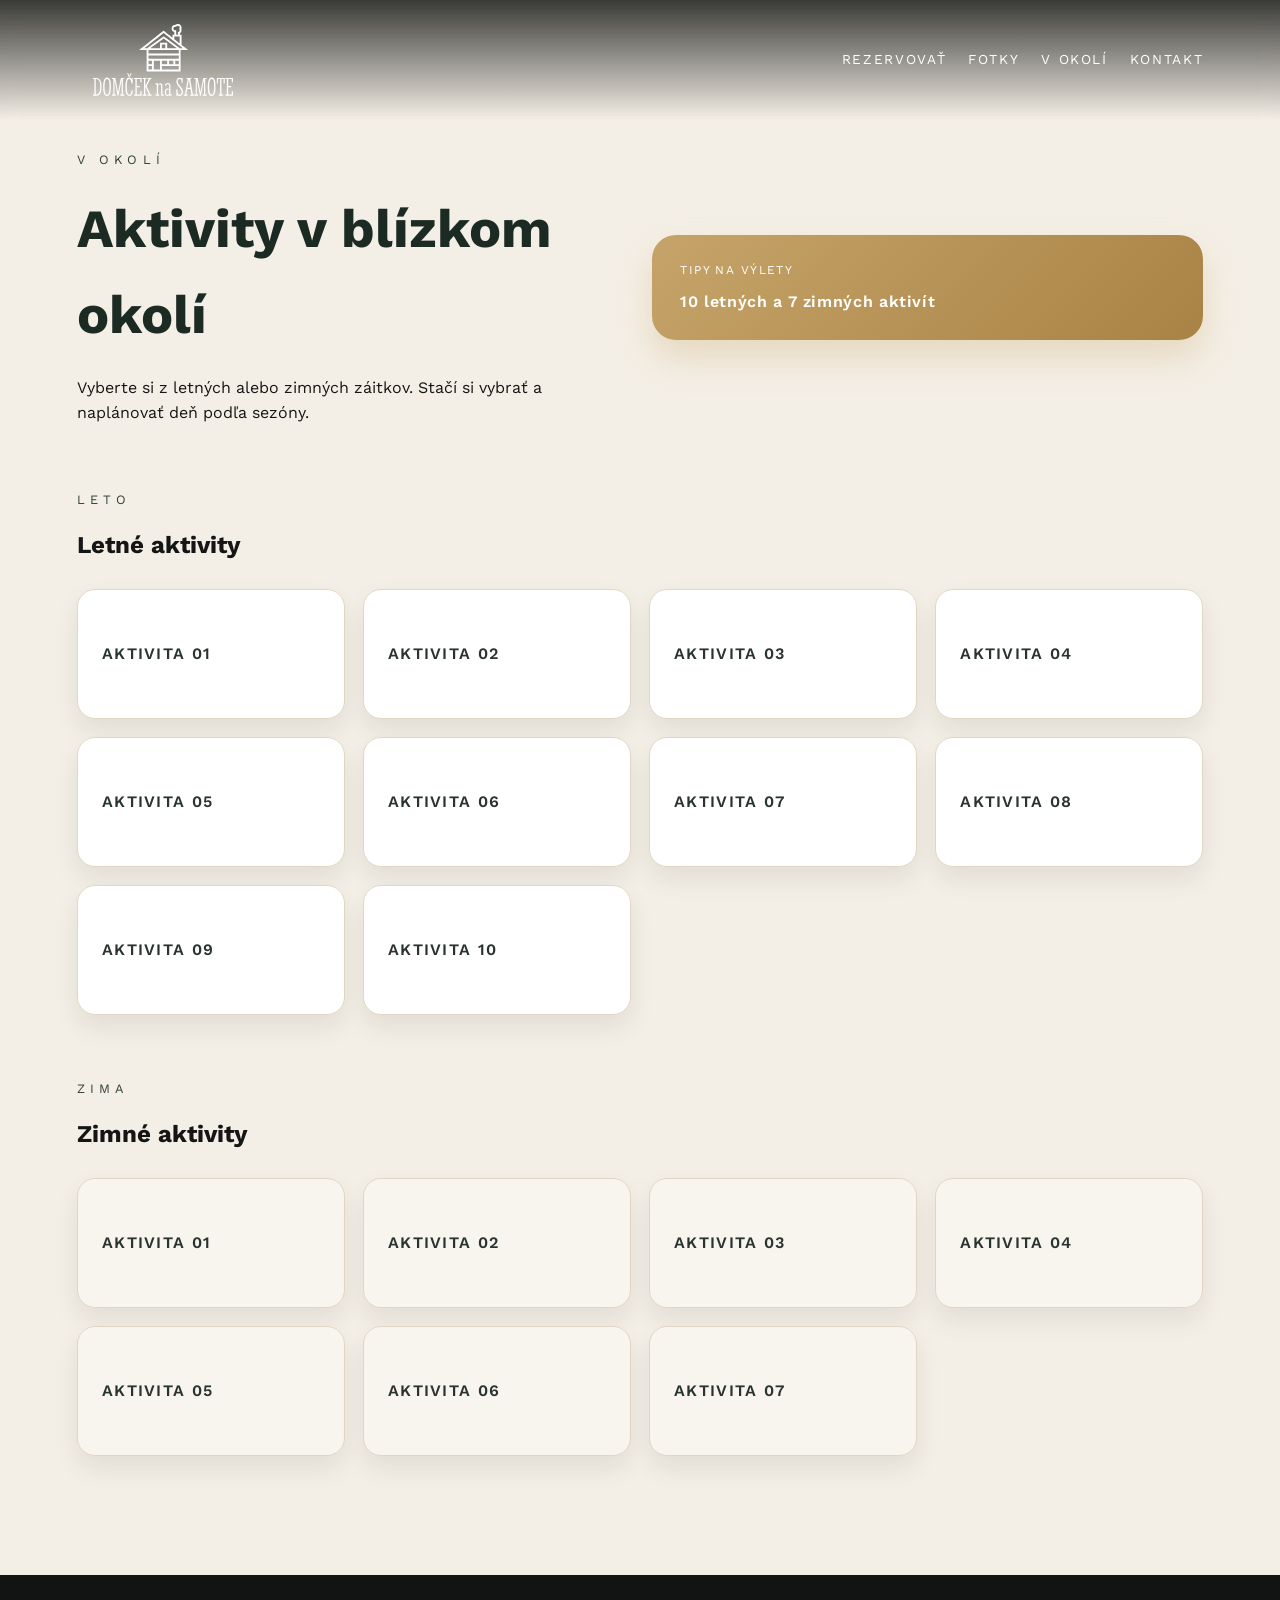
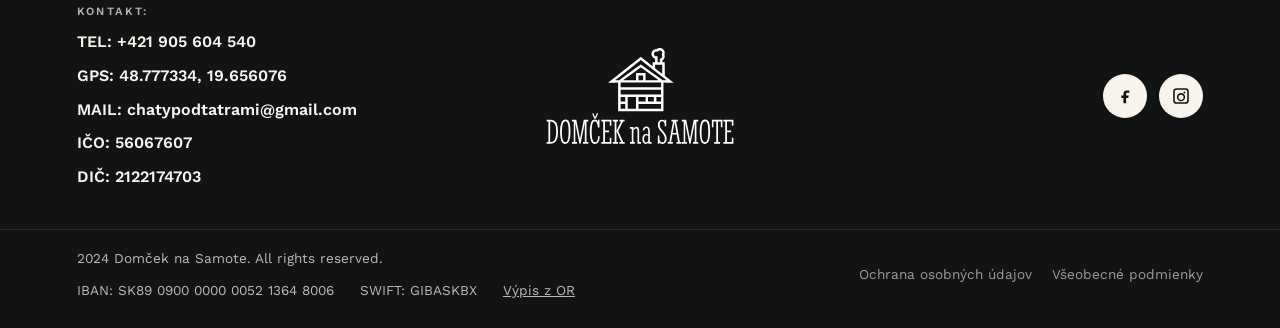
<file: okoli.html>
<!DOCTYPE html>
<html lang="sk">
<head>
    <meta charset="UTF-8" />
    <meta name="viewport" content="width=device-width, initial-scale=1.0" />
    <title>V Okol&iacute; | Domček na Samote</title>
    <link rel="stylesheet" href="style.css" />
    <link href="https://db.onlinewebfonts.com/c/22f0348d86e4ab89a503f24da5f624b4?family=Vilane+Bold" rel="stylesheet" />
    <link rel="preconnect" href="https://fonts.googleapis.com" />
    <link rel="preconnect" href="https://fonts.gstatic.com" crossorigin />
    <link href="https://fonts.googleapis.com/css2?family=Cormorant+Garamond:wght@400;500;600;700&family=Work+Sans:wght@300;400;500;600&display=swap" rel="stylesheet" />
</head>
<body id="top">
    <header class="topbar">
        <a class="brand" href="index.html" aria-label="Back to home">
            <img class="brand-logo" src="Chalupka/logo%20dom%C4%8Dek%20na%20samote%20white%20no%20font.svg" alt="Domček na Samote" />
        </a>
        <nav class="nav">
            <a href="obsadenost.html">Rezervova&#357;</a>
            <a href="fotky.html">FOTKY</a>
            <a href="mapa.html">V okol&iacute;</a>
            <a href="contact.html">Kontakt</a>
        </nav>
        <button class="menu-toggle" type="button" aria-label="Open menu" aria-expanded="false" aria-controls="mobile-nav">
            <span></span>
            <span></span>
            <span></span>
        </button>
    </header>
    <nav class="mobile-nav" id="mobile-nav" aria-label="Mobile">
        <a href="obsadenost.html">Rezervova&#357;</a>
        <a href="fotky.html">FOTKY</a>
        <a href="mapa.html">V okol&iacute;</a>
        <a href="contact.html">Kontakt</a>
    </nav>

    <main class="activities-shell">
        <section class="activities-hero" data-animate="fade">
            <div class="activities-hero-copy">
                <span class="eyebrow dark">V okol&iacute;</span>
                <h1>Aktivity v bl&iacute;zkom okol&iacute;</h1>
                <p>
                    Vyberte si z letn&yacute;ch alebo zimn&yacute;ch z&aacute;itkov. Sta&#269;&iacute; si vybra&#357;
                    a napl&aacute;nova&#357; de&#328; pod&#318;a sez&oacute;ny.
                </p>
            </div>
            <div class="activities-hero-card">
                <span class="activities-hero-label">Tipy na v&yacute;lety</span>
                <p>10 letn&yacute;ch a 7 zimn&yacute;ch aktiv&iacute;t</p>
            </div>
        </section>

        <section class="activities-section" data-animate="fade">
            <div class="section-heading">
                <span class="eyebrow dark">Leto</span>
                <h2>Letn&eacute; aktivity</h2>
            </div>
            <div class="activities-grid">
                <div class="activity-card">Aktivita 01</div>
                <div class="activity-card">Aktivita 02</div>
                <div class="activity-card">Aktivita 03</div>
                <div class="activity-card">Aktivita 04</div>
                <div class="activity-card">Aktivita 05</div>
                <div class="activity-card">Aktivita 06</div>
                <div class="activity-card">Aktivita 07</div>
                <div class="activity-card">Aktivita 08</div>
                <div class="activity-card">Aktivita 09</div>
                <div class="activity-card">Aktivita 10</div>
            </div>
        </section>

        <section class="activities-section" data-animate="fade">
            <div class="section-heading">
                <span class="eyebrow dark">Zima</span>
                <h2>Zimn&eacute; aktivity</h2>
            </div>
            <div class="activities-grid winter">
                <div class="activity-card">Aktivita 01</div>
                <div class="activity-card">Aktivita 02</div>
                <div class="activity-card">Aktivita 03</div>
                <div class="activity-card">Aktivita 04</div>
                <div class="activity-card">Aktivita 05</div>
                <div class="activity-card">Aktivita 06</div>
                <div class="activity-card">Aktivita 07</div>
            </div>
        </section>
    </main>

    <footer class="footer">
        <div class="contact-strip footer-strip">
            <div class="contact-details">
                <span class="contact-label">Kontakt:</span>
                <a class="contact-link" href="tel:+421905604540">TEL: +421 905 604 540</a>
                <a class="contact-link" href="https://www.google.com/maps/place/Chal%C3%BApka+na+samote/@48.7766039,19.6555098,213m/data=!3m1!1e3!4m12!1m5!3m4!2zNDjCsDQ2JzM4LjQiTiAxOcKwMzknMjEuOSJF!8m2!3d48.7773339!4d19.6560764!3m5!1s0x4715650ecffe7021:0xb613b499373dd184!8m2!3d48.7766735!4d19.6558106!16s%2Fg%2F11fcmrhjyp?entry=ttu&g_ep=EgoyMDI1MTIwOS4wIKXMDSoKLDEwMDc5MjA3M0gBUAM%3D" target="_blank" rel="noopener noreferrer">GPS: 48.777334, 19.656076</a>
                <a class="contact-link" href="mailto:chatypodtatrami@gmail.com">MAIL: chatypodtatrami@gmail.com</a>
                <button type="button" class="contact-link copy-chip" data-copy="56067607">IČO:&nbsp;<span class="nowrap">56067607</span></button>
                <button type="button" class="contact-link copy-chip" data-copy="2122174703">DIČ:&nbsp;<span class="nowrap">2122174703</span></button>
            </div>
            <a class="contact-logo" href="index.html" aria-label="Back to home">
                <img src="Chalupka/logo%20dom%C4%8Dek%20na%20samote%20white%20no%20font.svg" alt="Domček na Samote" />
            </a>
            <div class="contact-social">
                <a class="social-icon" href="https://www.facebook.com/chalupkanasamote?locale=cs_CZ" aria-label="Facebook" target="_blank" rel="noopener noreferrer">
                    <svg viewBox="0 0 24 24" aria-hidden="true">
                        <path d="M14 8.5h2.8V6h-2.8c-2.3 0-3.7 1.4-3.7 3.7v1.8H8v2.7h2.3V20h2.9v-5.8h2.4l.5-2.7h-2.9V9.9c0-.8.4-1.4 1.8-1.4z"/>
                    </svg>
                </a>
                <a class="social-icon" href="https://www.instagram.com/domcek_na_samote/" aria-label="Instagram" target="_blank" rel="noopener noreferrer">
                    <svg viewBox="0 0 24 24" aria-hidden="true">
                        <path d="M16.8 3.5H7.2A3.7 3.7 0 0 0 3.5 7.2v9.6a3.7 3.7 0 0 0 3.7 3.7h9.6a3.7 3.7 0 0 0 3.7-3.7V7.2a3.7 3.7 0 0 0-3.7-3.7zm2 13.3a2 2 0 0 1-2 2H7.2a2 2 0 0 1-2-2V7.2a2 2 0 0 1 2-2h9.6a2 2 0 0 1 2 2v9.6zm-6.8-8a4.5 4.5 0 1 0 4.5 4.5A4.5 4.5 0 0 0 12 8.8zm0 7.3a2.8 2.8 0 1 1 2.8-2.8A2.8 2.8 0 0 1 12 16.1zm4.8-7.9a1.1 1.1 0 1 1-1.1-1.1 1.1 1.1 0 0 1 1.1 1.1z"/>
                    </svg>
                </a>
            </div>
        </div>
        <div class="footer-bottom">
            <span class="footer-meta"><span>2024 Domček na Samote. All rights reserved.</span><button type="button" class="copy-chip" data-copy="SK89 0900 0000 0052 1364 8006">IBAN:&nbsp;<span class="nowrap">SK89 0900 0000 0052 1364 8006</span></button><button type="button" class="copy-chip" data-copy="GIBASKBX">SWIFT:&nbsp;<span class="nowrap">GIBASKBX</span></button><a class="footer-or-link" href="https://www.orsr.sk/vypis.asp?ID=684148&SID=3&P=1" target="_blank" rel="noopener noreferrer">Výpis z OR</a></span>
            <span class="footer-legal-links"><a href="zasady-ochrany-osobnych-udajov.html">Ochrana osobných údajov</a><a href="vseobecne-podmienky.html">Všeobecné podmienky</a></span>
        </div>
    </footer>

    <script src="script.js"></script>
</body>
</html>
</file>
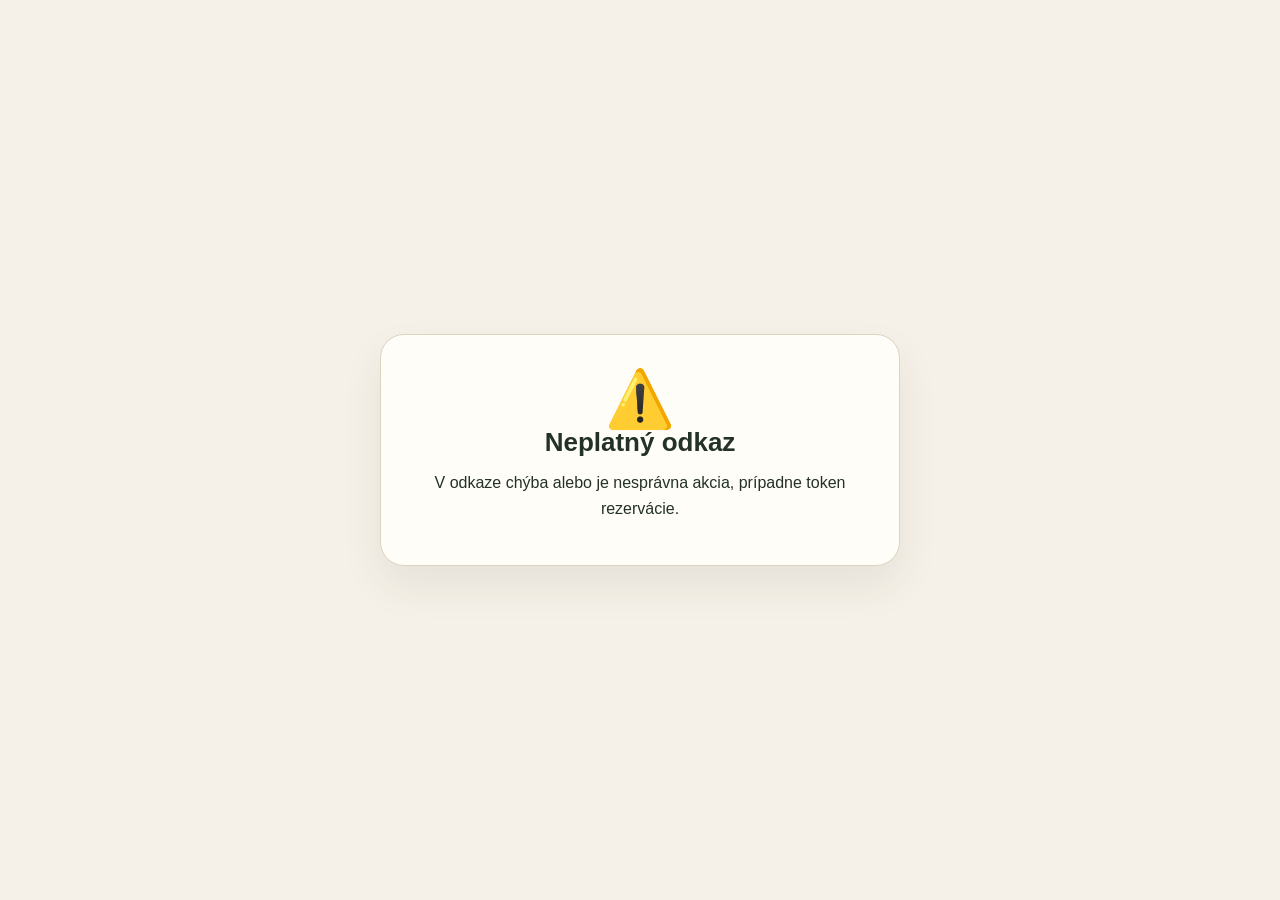
<file: potvrdit.html>
<!DOCTYPE html>
<html lang="sk">
<head>
  <meta charset="UTF-8">
  <meta name="viewport" content="width=device-width, initial-scale=1">
  <meta name="robots" content="noindex,nofollow">
  <title>Spracovanie rezervácie</title>
  <link rel="icon" href="favicon.svg" type="image/svg+xml">
  <style>
    :root { color-scheme: light; }
    * { box-sizing: border-box; }
    body {
      margin: 0;
      min-height: 100vh;
      display: flex;
      align-items: center;
      justify-content: center;
      font-family: -apple-system, BlinkMacSystemFont, "Segoe UI", Arial, sans-serif;
      background: #f6f1e8;
      color: #233126;
      padding: 24px;
    }
    .card {
      background: #fffdf8;
      border: 1px solid #dfd2bf;
      border-radius: 24px;
      padding: 36px 32px;
      max-width: 520px;
      width: 100%;
      box-shadow: 0 20px 40px rgba(35, 49, 38, .08);
      text-align: center;
    }
    .icon { font-size: 56px; line-height: 1; margin-bottom: 12px; }
    h1 { margin: 0 0 12px; font-size: 26px; }
    p { line-height: 1.6; margin: 8px 0; }
    .muted { color: #6b6151; font-size: 14px; }
    .spinner {
      width: 46px; height: 46px; margin: 4px auto 16px;
      border: 5px solid #e3dccc;
      border-top-color: #2f6d4f;
      border-radius: 50%;
      animation: spin 0.9s linear infinite;
    }
    @keyframes spin { to { transform: rotate(360deg); } }
    .fallback {
      display: none;
      margin-top: 20px;
      padding-top: 18px;
      border-top: 1px solid #ece3d2;
    }
    .fallback a {
      color: #2f6d4f;
      font-weight: 700;
      word-break: break-all;
    }
    .btn {
      display: inline-block;
      margin-top: 18px;
      padding: 12px 22px;
      border-radius: 999px;
      background: #2f6d4f;
      color: #fff;
      text-decoration: none;
      font-weight: 700;
    }
  </style>
</head>
<body>
  <div class="card" id="card">
    <div class="spinner" id="spinner"></div>
    <h1 id="title">Spracúvam…</h1>
    <p id="message" class="muted">Prosím počkajte, odosielam požiadavku.</p>
    <div class="fallback" id="fallback">
      <p class="muted">Ak by sa akcia nevykonala, otvorte priamo tento odkaz:</p>
      <a id="fallbackLink" href="#" target="_blank" rel="noopener">Otvoriť priamo</a>
    </div>
  </div>

  <script>
    // Exec URL nasadenej Apps Script web appky (mení sa len pri "New deployment").
    var EXEC_URL = "https://script.google.com/macros/s/AKfycbyOucS235pwLgBwB_g2vUGYyjZWj4BSKYDZ5ExuF2ig4tQoIQobGyXl4khUczuhHUkqBQ/exec";

    var COPY = {
      approve: {
        icon: "✅",
        title: "Rezervácia potvrdená",
        message: "Hotovo. Do vašej schránky prišiel kontrolný email s pripraveným textom pre klienta — odošlete ho tlačidlom v tom emaile."
      },
      reject: {
        icon: "✖️",
        title: "Rezervácia zamietnutá",
        message: "Hotovo. Hosťovi sme odoslali informačný email o zamietnutí."
      },
      "send-confirmation": {
        icon: "📧",
        title: "Email klientovi odoslaný",
        message: "Hotovo. Klientovi sme odoslali email s pokynmi k úhrade zálohy."
      }
    };

    function getParam(name) {
      return new URLSearchParams(window.location.search).get(name) || "";
    }

    function setState(icon, title, message) {
      document.getElementById("spinner").style.display = "none";
      document.getElementById("title").textContent = title;
      document.getElementById("title").innerHTML =
        '<span class="icon">' + icon + '</span><br>' + title;
      document.getElementById("message").className = "";
      document.getElementById("message").textContent = message;
    }

    function showFallback(targetUrl) {
      var fb = document.getElementById("fallback");
      var link = document.getElementById("fallbackLink");
      link.href = targetUrl;
      fb.style.display = "block";
    }

    (function () {
      var action = getParam("action").toLowerCase().trim();
      var token = getParam("token").trim();

      if (!COPY[action] || !token) {
        setState("⚠️", "Neplatný odkaz", "V odkaze chýba alebo je nesprávna akcia, prípadne token rezervácie.");
        return;
      }

      var target = EXEC_URL + "?action=" + encodeURIComponent(action) + "&token=" + encodeURIComponent(token);

      // fetch v režime no-cors ide bez Google cookies => Apps Script ju spracuje
      // anonymne (rovnako ako v incognite), takze ziadne /u/N/ presmerovanie na ucet.
      fetch(target, { method: "GET", mode: "no-cors", cache: "no-store", redirect: "follow" })
        .then(function () {
          var c = COPY[action];
          setState(c.icon, c.title, c.message);
        })
        .catch(function () {
          setState("⚠️", "Niečo sa nepodarilo",
            "Požiadavku sa nepodarilo odoslať automaticky. Skúste to ešte raz, alebo použite priamy odkaz nižšie.");
          showFallback(target);
        });
    })();
  </script>
</body>
</html>
</file>
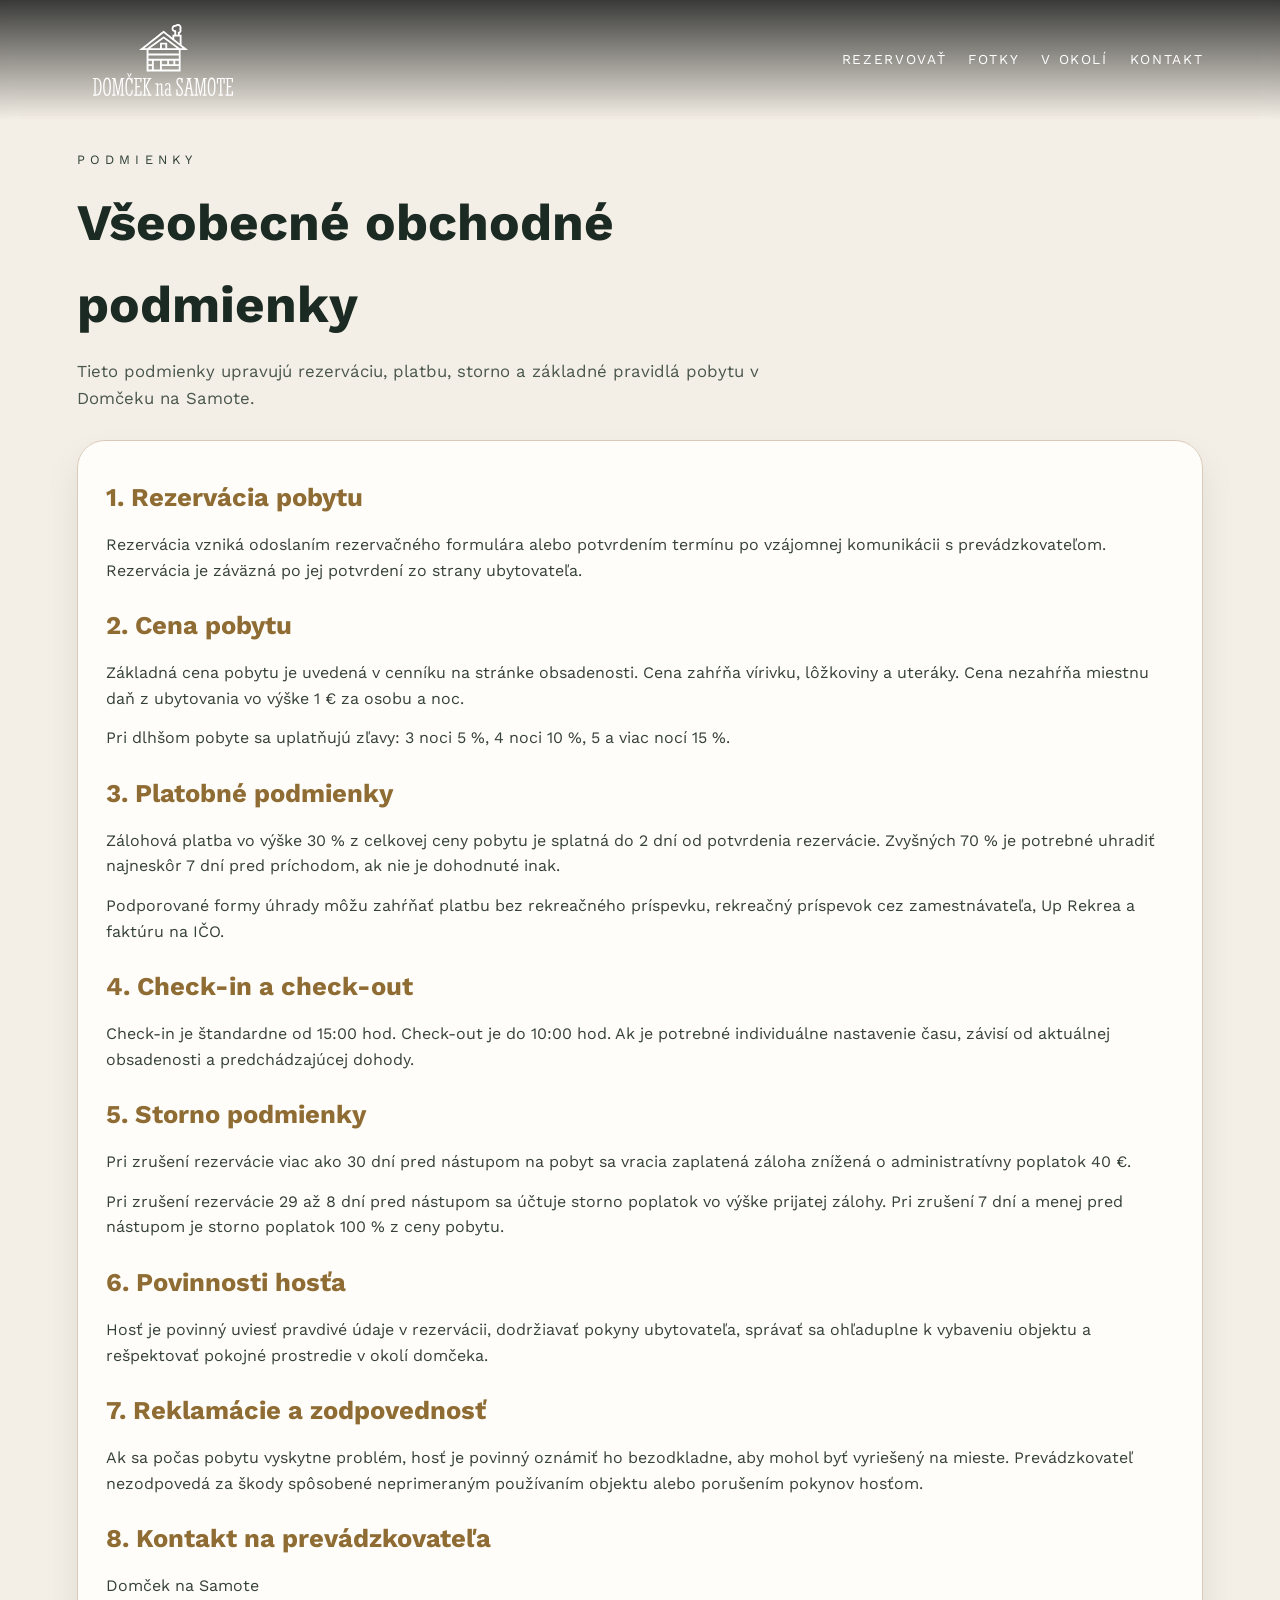
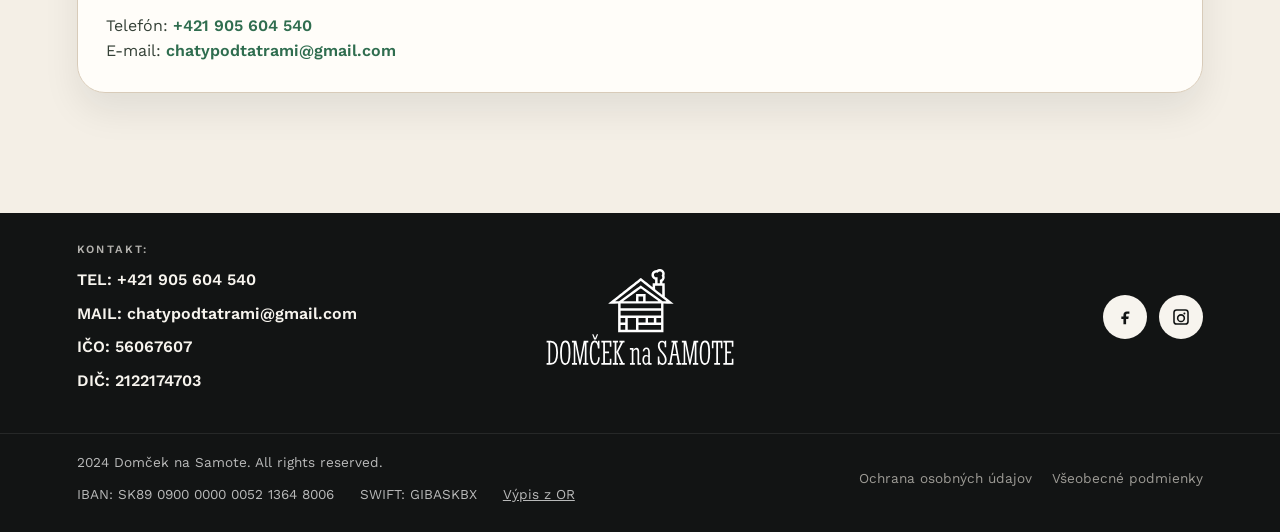
<file: vseobecne-podmienky.html>
<!DOCTYPE html>
<html lang="sk">
<head>
    <meta charset="UTF-8" />
    <meta name="viewport" content="width=device-width, initial-scale=1.0" />
    <title>Všeobecné podmienky | Domček na Samote</title>
    <meta name="description" content="Všeobecné obchodné a rezervačné podmienky pobytu v Domčeku na Samote." />
    <link rel="stylesheet" href="style.css" />
    <link rel="icon" href="Chalupka/logo%20dom%C4%8Dek%20na%20samote%20white%20no%20font.svg" type="image/svg+xml" />
    <link href="https://db.onlinewebfonts.com/c/22f0348d86e4ab89a503f24da5f624b4?family=Vilane+Bold" rel="stylesheet" />
    <link rel="preconnect" href="https://fonts.googleapis.com" />
    <link rel="preconnect" href="https://fonts.gstatic.com" crossorigin />
    <link href="https://fonts.googleapis.com/css2?family=Cormorant+Garamond:wght@400;500;600;700&family=Work+Sans:wght@300;400;500;600&display=swap" rel="stylesheet" />
</head>
<body class="legal-page" id="top">
    <header class="topbar">
        <a class="brand" href="index.html" aria-label="Back to home">
            <img class="brand-logo" src="Chalupka/logo%20dom%C4%8Dek%20na%20samote%20white%20no%20font.svg" alt="Domček na Samote" />
        </a>
        <nav class="nav">
            <a href="obsadenost.html">Rezervova&#357;</a>
            <a href="fotky.html">FOTKY</a>
            <a href="mapa.html">V okol&iacute;</a>
            <a href="contact.html">Kontakt</a>
        </nav>
        <button class="menu-toggle" type="button" aria-label="Open menu" aria-expanded="false" aria-controls="mobile-nav">
            <span></span>
            <span></span>
            <span></span>
        </button>
    </header>
    <nav class="mobile-nav" id="mobile-nav" aria-label="Mobile">
        <a href="obsadenost.html">Rezervova&#357;</a>
        <a href="fotky.html">FOTKY</a>
        <a href="mapa.html">V okol&iacute;</a>
        <a href="contact.html">Kontakt</a>
    </nav>

    <main class="legal-shell">
        <section class="legal-hero" data-animate="fade">
            <span class="eyebrow dark">Podmienky</span>
            <h1>Všeobecné obchodné podmienky</h1>
            <p>
                Tieto podmienky upravujú rezerváciu, platbu, storno a základné pravidlá pobytu v Domčeku na Samote.
            </p>
        </section>

        <section class="legal-card" data-animate="up">
            <div class="legal-content">
                <h2>1. Rezervácia pobytu</h2>
                <p>Rezervácia vzniká odoslaním rezervačného formulára alebo potvrdením termínu po vzájomnej komunikácii s prevádzkovateľom. Rezervácia je záväzná po jej potvrdení zo strany ubytovateľa.</p>

                <h2>2. Cena pobytu</h2>
                <p>Základná cena pobytu je uvedená v cenníku na stránke obsadenosti. Cena zahŕňa vírivku, lôžkoviny a uteráky. Cena nezahŕňa miestnu daň z ubytovania vo výške 1 € za osobu a noc.</p>
                <p>Pri dlhšom pobyte sa uplatňujú zľavy: 3 noci 5 %, 4 noci 10 %, 5 a viac nocí 15 %.</p>

                <h2>3. Platobné podmienky</h2>
                <p>Zálohová platba vo výške 30 % z celkovej ceny pobytu je splatná do 2 dní od potvrdenia rezervácie. Zvyšných 70 % je potrebné uhradiť najneskôr 7 dní pred príchodom, ak nie je dohodnuté inak.</p>
                <p>Podporované formy úhrady môžu zahŕňať platbu bez rekreačného príspevku, rekreačný príspevok cez zamestnávateľa, Up Rekrea a faktúru na IČO.</p>

                <h2>4. Check-in a check-out</h2>
                <p>Check-in je štandardne od 15:00 hod. Check-out je do 10:00 hod. Ak je potrebné individuálne nastavenie času, závisí od aktuálnej obsadenosti a predchádzajúcej dohody.</p>

                <h2>5. Storno podmienky</h2>
                <p>Pri zrušení rezervácie viac ako 30 dní pred nástupom na pobyt sa vracia zaplatená záloha znížená o administratívny poplatok 40 €.</p>
                <p>Pri zrušení rezervácie 29 až 8 dní pred nástupom sa účtuje storno poplatok vo výške prijatej zálohy. Pri zrušení 7 dní a menej pred nástupom je storno poplatok 100 % z ceny pobytu.</p>

                <h2>6. Povinnosti hosťa</h2>
                <p>Hosť je povinný uviesť pravdivé údaje v rezervácii, dodržiavať pokyny ubytovateľa, správať sa ohľaduplne k vybaveniu objektu a rešpektovať pokojné prostredie v okolí domčeka.</p>

                <h2>7. Reklamácie a zodpovednosť</h2>
                <p>Ak sa počas pobytu vyskytne problém, hosť je povinný oznámiť ho bezodkladne, aby mohol byť vyriešený na mieste. Prevádzkovateľ nezodpovedá za škody spôsobené neprimeraným používaním objektu alebo porušením pokynov hosťom.</p>

                <h2>8. Kontakt na prevádzkovateľa</h2>
                <p>Domček na Samote</p>
                <p>Telefón: <a href="tel:+421905604540">+421 905 604 540</a><br />E-mail: <a href="mailto:chatypodtatrami@gmail.com">chatypodtatrami@gmail.com</a></p>
            </div>
        </section>
    </main>

    <footer class="footer">
        <div class="contact-strip footer-strip">
            <div class="contact-details">
                <span class="contact-label">Kontakt:</span>
                <a class="contact-link" href="tel:+421905604540">TEL: +421 905 604 540</a>
                <a class="contact-link" href="mailto:chatypodtatrami@gmail.com">MAIL: chatypodtatrami@gmail.com</a>
                <button type="button" class="contact-link copy-chip" data-copy="56067607">IČO:&nbsp;<span class="nowrap">56067607</span></button>
                <button type="button" class="contact-link copy-chip" data-copy="2122174703">DIČ:&nbsp;<span class="nowrap">2122174703</span></button>
            </div>
            <a class="contact-logo" href="index.html" aria-label="Back to home">
                <img src="Chalupka/logo%20dom%C4%8Dek%20na%20samote%20white%20no%20font.svg" alt="Domček na Samote" />
            </a>
            <div class="contact-social">
                <a class="social-icon" href="https://www.facebook.com/chalupkanasamote?locale=cs_CZ" aria-label="Facebook" target="_blank" rel="noopener noreferrer">
                    <svg viewBox="0 0 24 24" aria-hidden="true">
                        <path d="M14 8.5h2.8V6h-2.8c-2.3 0-3.7 1.4-3.7 3.7v1.8H8v2.7h2.3V20h2.9v-5.8h2.4l.5-2.7h-2.9V9.9c0-.8.4-1.4 1.8-1.4z"/>
                    </svg>
                </a>
                <a class="social-icon" href="https://www.instagram.com/domcek_na_samote/" aria-label="Instagram" target="_blank" rel="noopener noreferrer">
                    <svg viewBox="0 0 24 24" aria-hidden="true">
                        <path d="M16.8 3.5H7.2A3.7 3.7 0 0 0 3.5 7.2v9.6a3.7 3.7 0 0 0 3.7 3.7h9.6a3.7 3.7 0 0 0 3.7-3.7V7.2a3.7 3.7 0 0 0-3.7-3.7zm2 13.3a2 2 0 0 1-2 2H7.2a2 2 0 0 1-2-2V7.2a2 2 0 0 1 2-2h9.6a2 2 0 0 1 2 2v9.6zm-6.8-8a4.5 4.5 0 1 0 4.5 4.5A4.5 4.5 0 0 0 12 8.8zm0 7.3a2.8 2.8 0 1 1 2.8-2.8A2.8 2.8 0 0 1 12 16.1zm4.8-7.9a1.1 1.1 0 1 1-1.1-1.1 1.1 1.1 0 0 1 1.1 1.1z"/>
                    </svg>
                </a>
            </div>
        </div>
        <div class="footer-bottom">
            <span class="footer-meta"><span>2024 Domček na Samote. All rights reserved.</span><button type="button" class="copy-chip" data-copy="SK89 0900 0000 0052 1364 8006">IBAN:&nbsp;<span class="nowrap">SK89 0900 0000 0052 1364 8006</span></button><button type="button" class="copy-chip" data-copy="GIBASKBX">SWIFT:&nbsp;<span class="nowrap">GIBASKBX</span></button><a class="footer-or-link" href="https://www.orsr.sk/vypis.asp?ID=684148&SID=3&P=1" target="_blank" rel="noopener noreferrer">Výpis z OR</a></span>
            <span class="footer-legal-links"><a href="zasady-ochrany-osobnych-udajov.html">Ochrana osobných údajov</a><a href="vseobecne-podmienky.html">Všeobecné podmienky</a></span>
        </div>
    </footer>

    <script src="script.js"></script>
</body>
</html>
</file>
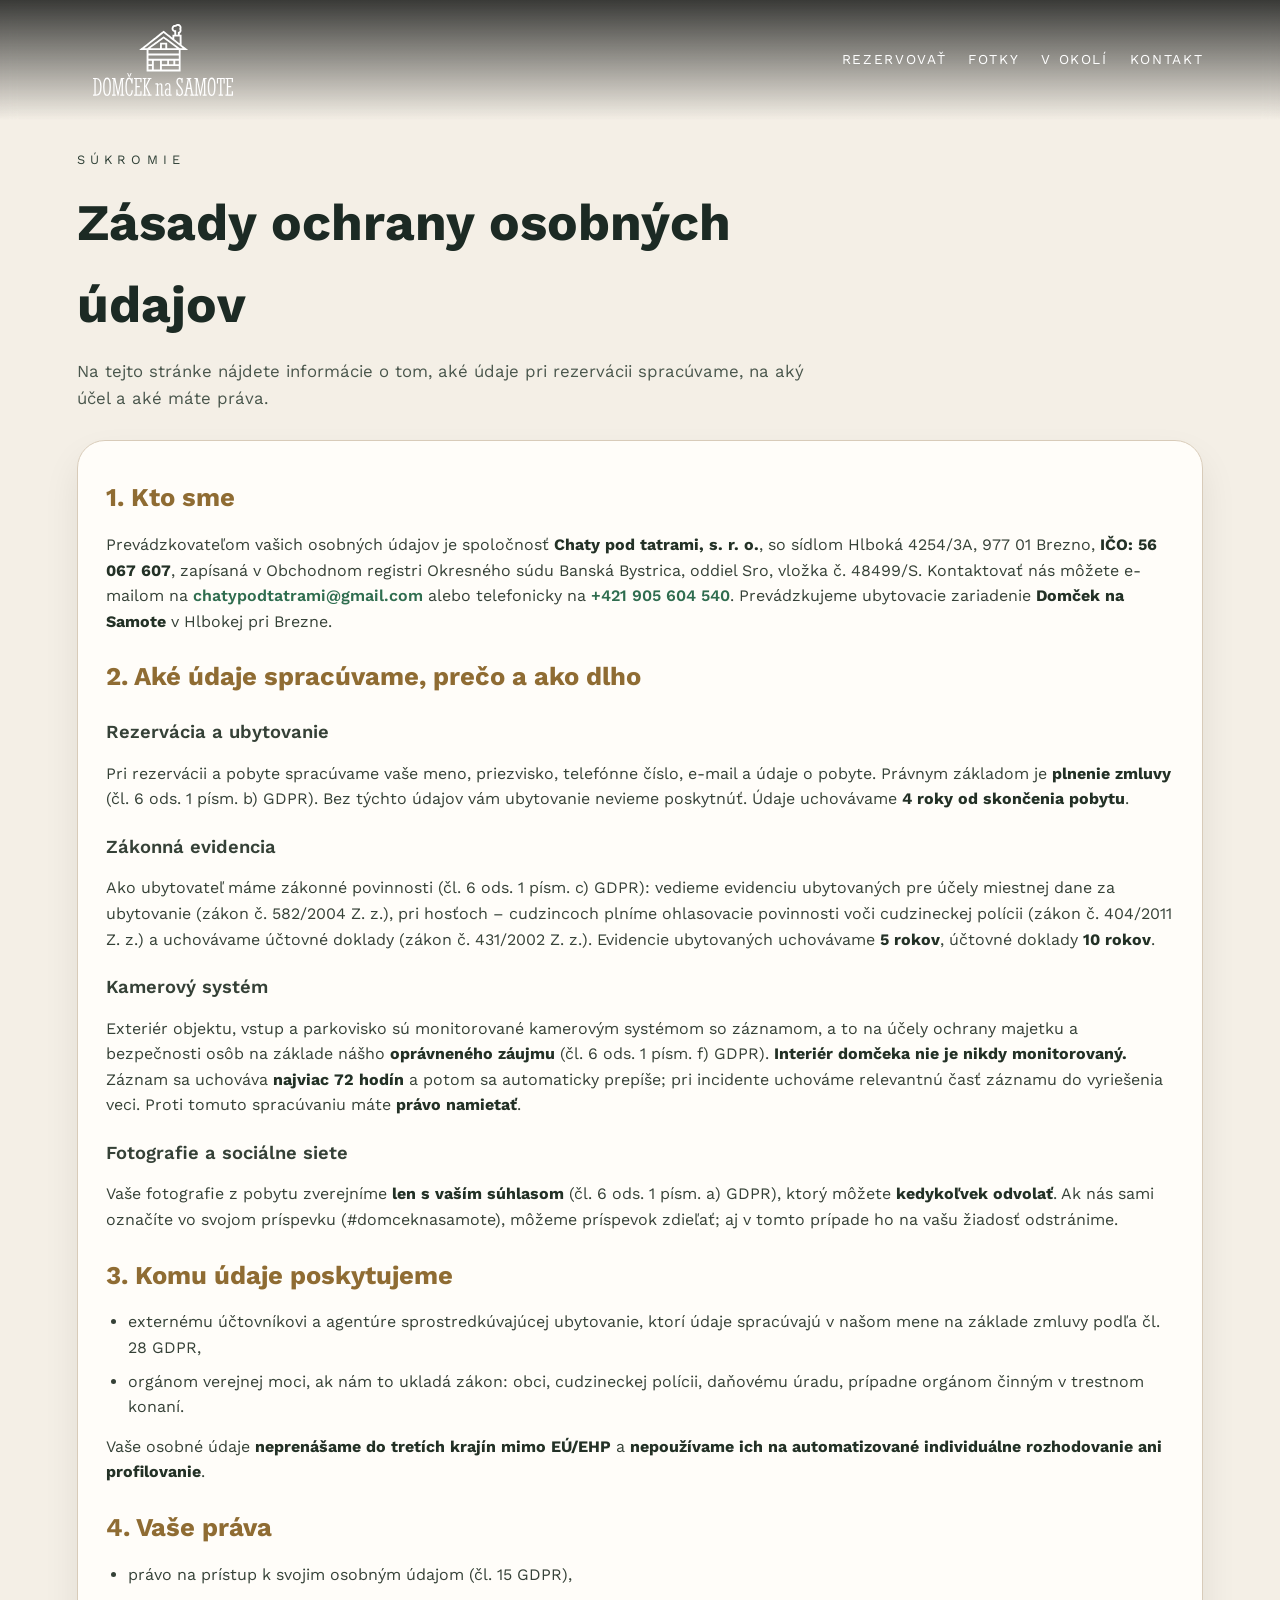
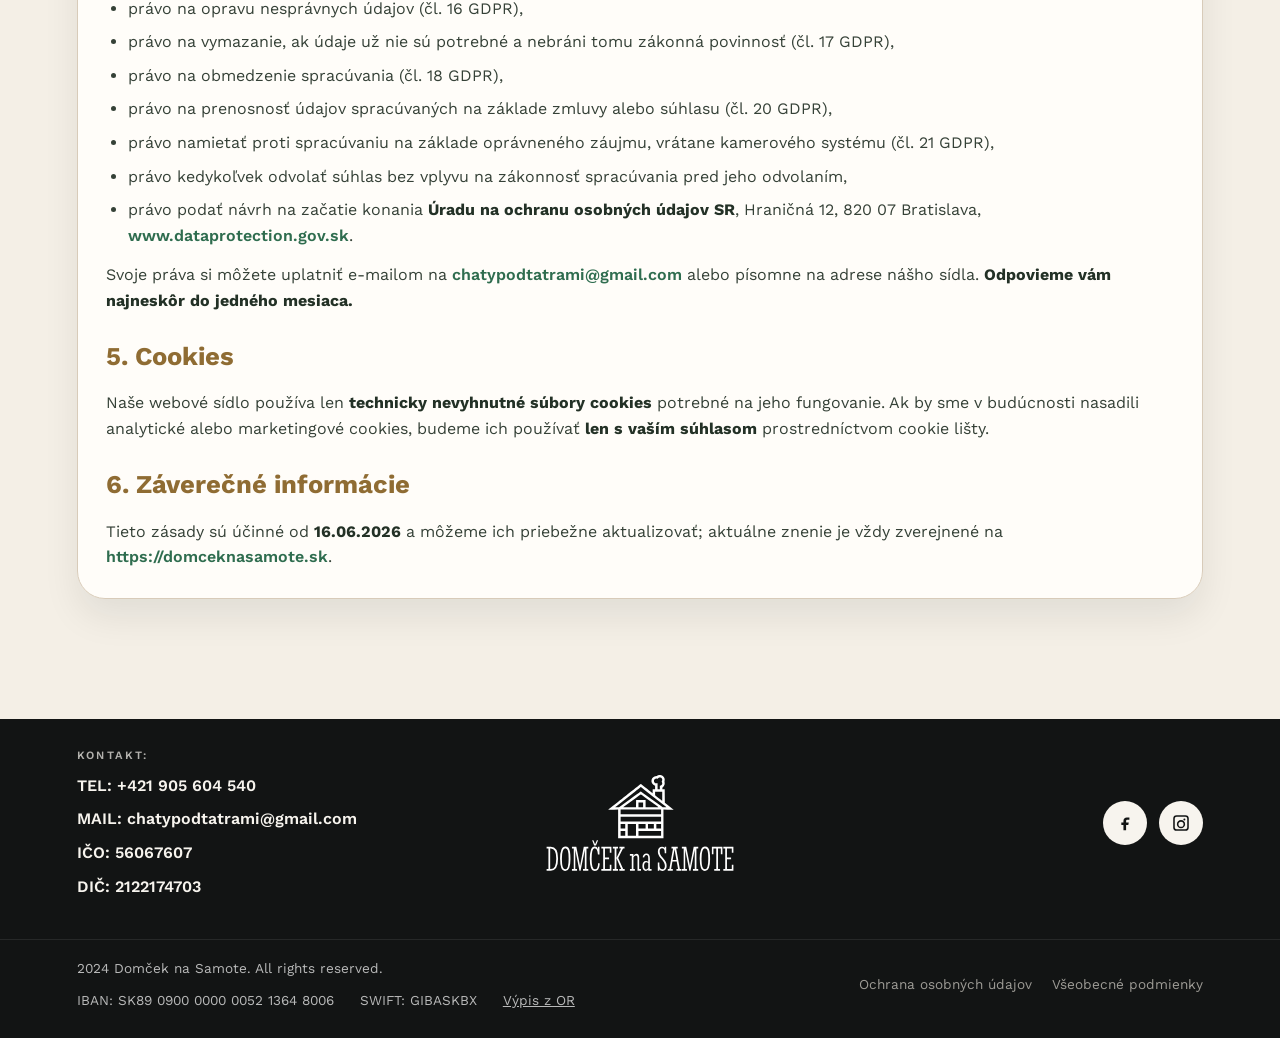
<file: zasady-ochrany-osobnych-udajov.html>
<!DOCTYPE html>
<html lang="sk">
<head>
    <meta charset="UTF-8" />
    <meta name="viewport" content="width=device-width, initial-scale=1.0" />
    <title>Ochrana osobných údajov | Domček na Samote</title>
    <meta name="description" content="Zásady ochrany osobných údajov pre rezervácie a kontaktné formuláre Domčeka na Samote." />
    <link rel="stylesheet" href="style.css" />
    <link rel="icon" href="Chalupka/logo%20dom%C4%8Dek%20na%20samote%20white%20no%20font.svg" type="image/svg+xml" />
    <link href="https://db.onlinewebfonts.com/c/22f0348d86e4ab89a503f24da5f624b4?family=Vilane+Bold" rel="stylesheet" />
    <link rel="preconnect" href="https://fonts.googleapis.com" />
    <link rel="preconnect" href="https://fonts.gstatic.com" crossorigin />
    <link href="https://fonts.googleapis.com/css2?family=Cormorant+Garamond:wght@400;500;600;700&family=Work+Sans:wght@300;400;500;600&display=swap" rel="stylesheet" />
</head>
<body class="legal-page" id="top">
    <header class="topbar">
        <a class="brand" href="index.html" aria-label="Back to home">
            <img class="brand-logo" src="Chalupka/logo%20dom%C4%8Dek%20na%20samote%20white%20no%20font.svg" alt="Domček na Samote" />
        </a>
        <nav class="nav">
            <a href="obsadenost.html">Rezervova&#357;</a>
            <a href="fotky.html">FOTKY</a>
            <a href="mapa.html">V okol&iacute;</a>
            <a href="contact.html">Kontakt</a>
        </nav>
        <button class="menu-toggle" type="button" aria-label="Open menu" aria-expanded="false" aria-controls="mobile-nav">
            <span></span>
            <span></span>
            <span></span>
        </button>
    </header>
    <nav class="mobile-nav" id="mobile-nav" aria-label="Mobile">
        <a href="obsadenost.html">Rezervova&#357;</a>
        <a href="fotky.html">FOTKY</a>
        <a href="mapa.html">V okol&iacute;</a>
        <a href="contact.html">Kontakt</a>
    </nav>

    <main class="legal-shell">
        <section class="legal-hero" data-animate="fade">
            <span class="eyebrow dark">Súkromie</span>
            <h1>Zásady ochrany osobných údajov</h1>
            <p>
                Na tejto stránke nájdete informácie o tom, aké údaje pri rezervácii spracúvame, na aký účel a aké máte práva.
            </p>
        </section>

        <section class="legal-card" data-animate="up">
            <div class="legal-content">
                <h2>1. Kto sme</h2>
                <p>Prevádzkovateľom vašich osobných údajov je spoločnosť <strong>Chaty pod tatrami, s. r. o.</strong>, so sídlom Hlboká 4254/3A, 977 01 Brezno, <strong>IČO: 56 067 607</strong>, zapísaná v Obchodnom registri Okresného súdu Banská Bystrica, oddiel Sro, vložka č. 48499/S. Kontaktovať nás môžete e-mailom na <a href="mailto:chatypodtatrami@gmail.com">chatypodtatrami@gmail.com</a> alebo telefonicky na <a href="tel:+421905604540">+421 905 604 540</a>. Prevádzkujeme ubytovacie zariadenie <strong>Domček na Samote</strong> v Hlbokej pri Brezne.</p>

                <h2>2. Aké údaje spracúvame, prečo a ako dlho</h2>

                <h3>Rezervácia a ubytovanie</h3>
                <p>Pri rezervácii a pobyte spracúvame vaše meno, priezvisko, telefónne číslo, e-mail a údaje o pobyte. Právnym základom je <strong>plnenie zmluvy</strong> (čl. 6 ods. 1 písm. b) GDPR). Bez týchto údajov vám ubytovanie nevieme poskytnúť. Údaje uchovávame <strong>4 roky od skončenia pobytu</strong>.</p>

                <h3>Zákonná evidencia</h3>
                <p>Ako ubytovateľ máme zákonné povinnosti (čl. 6 ods. 1 písm. c) GDPR): vedieme evidenciu ubytovaných pre účely miestnej dane za ubytovanie (zákon č. 582/2004 Z. z.), pri hosťoch – cudzincoch plníme ohlasovacie povinnosti voči cudzineckej polícii (zákon č. 404/2011 Z. z.) a uchovávame účtovné doklady (zákon č. 431/2002 Z. z.). Evidencie ubytovaných uchovávame <strong>5 rokov</strong>, účtovné doklady <strong>10 rokov</strong>.</p>

                <h3>Kamerový systém</h3>
                <p>Exteriér objektu, vstup a parkovisko sú monitorované kamerovým systémom so záznamom, a to na účely ochrany majetku a bezpečnosti osôb na základe nášho <strong>oprávneného záujmu</strong> (čl. 6 ods. 1 písm. f) GDPR). <strong>Interiér domčeka nie je nikdy monitorovaný.</strong> Záznam sa uchováva <strong>najviac 72 hodín</strong> a potom sa automaticky prepíše; pri incidente uchováme relevantnú časť záznamu do vyriešenia veci. Proti tomuto spracúvaniu máte <strong>právo namietať</strong>.</p>

                <h3>Fotografie a sociálne siete</h3>
                <p>Vaše fotografie z pobytu zverejníme <strong>len s vaším súhlasom</strong> (čl. 6 ods. 1 písm. a) GDPR), ktorý môžete <strong>kedykoľvek odvolať</strong>. Ak nás sami označíte vo svojom príspevku (#domceknasamote), môžeme príspevok zdieľať; aj v tomto prípade ho na vašu žiadosť odstránime.</p>

                <h2>3. Komu údaje poskytujeme</h2>
                <ul>
                    <li>externému účtovníkovi a agentúre sprostredkúvajúcej ubytovanie, ktorí údaje spracúvajú v našom mene na základe zmluvy podľa čl. 28 GDPR,</li>
                    <li>orgánom verejnej moci, ak nám to ukladá zákon: obci, cudzineckej polícii, daňovému úradu, prípadne orgánom činným v trestnom konaní.</li>
                </ul>
                <p>Vaše osobné údaje <strong>neprenášame do tretích krajín mimo EÚ/EHP</strong> a <strong>nepoužívame ich na automatizované individuálne rozhodovanie ani profilovanie</strong>.</p>

                <h2>4. Vaše práva</h2>
                <ul>
                    <li>právo na prístup k svojim osobným údajom (čl. 15 GDPR),</li>
                    <li>právo na opravu nesprávnych údajov (čl. 16 GDPR),</li>
                    <li>právo na vymazanie, ak údaje už nie sú potrebné a nebráni tomu zákonná povinnosť (čl. 17 GDPR),</li>
                    <li>právo na obmedzenie spracúvania (čl. 18 GDPR),</li>
                    <li>právo na prenosnosť údajov spracúvaných na základe zmluvy alebo súhlasu (čl. 20 GDPR),</li>
                    <li>právo namietať proti spracúvaniu na základe oprávneného záujmu, vrátane kamerového systému (čl. 21 GDPR),</li>
                    <li>právo kedykoľvek odvolať súhlas bez vplyvu na zákonnosť spracúvania pred jeho odvolaním,</li>
                    <li>právo podať návrh na začatie konania <strong>Úradu na ochranu osobných údajov SR</strong>, Hraničná 12, 820 07 Bratislava, <a href="https://www.dataprotection.gov.sk" target="_blank" rel="noopener noreferrer">www.dataprotection.gov.sk</a>.</li>
                </ul>
                <p>Svoje práva si môžete uplatniť e-mailom na <a href="mailto:chatypodtatrami@gmail.com">chatypodtatrami@gmail.com</a> alebo písomne na adrese nášho sídla. <strong>Odpovieme vám najneskôr do jedného mesiaca.</strong></p>

                <h2>5. Cookies</h2>
                <p>Naše webové sídlo používa len <strong>technicky nevyhnutné súbory cookies</strong> potrebné na jeho fungovanie. Ak by sme v budúcnosti nasadili analytické alebo marketingové cookies, budeme ich používať <strong>len s vaším súhlasom</strong> prostredníctvom cookie lišty.</p>
                <!-- Poznámka pre prevádzkovateľa: ak web používa napr. Google Analytics, Meta Pixel alebo vložený rezervačný widget tretej strany, je potrebné túto časť doplniť a nasadiť súhlasovú lištu. -->

                <h2>6. Záverečné informácie</h2>
                <p>Tieto zásady sú účinné od <strong>16.06.2026</strong> a môžeme ich priebežne aktualizovať; aktuálne znenie je vždy zverejnené na <a href="https://domceknasamote.sk">https://domceknasamote.sk</a>.</p>
            </div>
        </section>
    </main>

    <footer class="footer">
        <div class="contact-strip footer-strip">
            <div class="contact-details">
                <span class="contact-label">Kontakt:</span>
                <a class="contact-link" href="tel:+421905604540">TEL: +421 905 604 540</a>
                <a class="contact-link" href="mailto:chatypodtatrami@gmail.com">MAIL: chatypodtatrami@gmail.com</a>
                <button type="button" class="contact-link copy-chip" data-copy="56067607">IČO:&nbsp;<span class="nowrap">56067607</span></button>
                <button type="button" class="contact-link copy-chip" data-copy="2122174703">DIČ:&nbsp;<span class="nowrap">2122174703</span></button>
            </div>
            <a class="contact-logo" href="index.html" aria-label="Back to home">
                <img src="Chalupka/logo%20dom%C4%8Dek%20na%20samote%20white%20no%20font.svg" alt="Domček na Samote" />
            </a>
            <div class="contact-social">
                <a class="social-icon" href="https://www.facebook.com/chalupkanasamote?locale=cs_CZ" aria-label="Facebook" target="_blank" rel="noopener noreferrer">
                    <svg viewBox="0 0 24 24" aria-hidden="true">
                        <path d="M14 8.5h2.8V6h-2.8c-2.3 0-3.7 1.4-3.7 3.7v1.8H8v2.7h2.3V20h2.9v-5.8h2.4l.5-2.7h-2.9V9.9c0-.8.4-1.4 1.8-1.4z"/>
                    </svg>
                </a>
                <a class="social-icon" href="https://www.instagram.com/domcek_na_samote/" aria-label="Instagram" target="_blank" rel="noopener noreferrer">
                    <svg viewBox="0 0 24 24" aria-hidden="true">
                        <path d="M16.8 3.5H7.2A3.7 3.7 0 0 0 3.5 7.2v9.6a3.7 3.7 0 0 0 3.7 3.7h9.6a3.7 3.7 0 0 0 3.7-3.7V7.2a3.7 3.7 0 0 0-3.7-3.7zm2 13.3a2 2 0 0 1-2 2H7.2a2 2 0 0 1-2-2V7.2a2 2 0 0 1 2-2h9.6a2 2 0 0 1 2 2v9.6zm-6.8-8a4.5 4.5 0 1 0 4.5 4.5A4.5 4.5 0 0 0 12 8.8zm0 7.3a2.8 2.8 0 1 1 2.8-2.8A2.8 2.8 0 0 1 12 16.1zm4.8-7.9a1.1 1.1 0 1 1-1.1-1.1 1.1 1.1 0 0 1 1.1 1.1z"/>
                    </svg>
                </a>
            </div>
        </div>
        <div class="footer-bottom">
            <span class="footer-meta"><span>2024 Domček na Samote. All rights reserved.</span><button type="button" class="copy-chip" data-copy="SK89 0900 0000 0052 1364 8006">IBAN:&nbsp;<span class="nowrap">SK89 0900 0000 0052 1364 8006</span></button><button type="button" class="copy-chip" data-copy="GIBASKBX">SWIFT:&nbsp;<span class="nowrap">GIBASKBX</span></button><a class="footer-or-link" href="https://www.orsr.sk/vypis.asp?ID=684148&SID=3&P=1" target="_blank" rel="noopener noreferrer">Výpis z OR</a></span>
            <span class="footer-legal-links"><a href="zasady-ochrany-osobnych-udajov.html">Ochrana osobných údajov</a><a href="vseobecne-podmienky.html">Všeobecné podmienky</a></span>
        </div>
    </footer>

    <script src="script.js"></script>
</body>
</html>
</file>
<file: style.css>
﻿:root {
    --ink: #141616;
    --forest: #1c2a24;
    --pine: #2f4036;
    --sand: #f4efe6;
    --mist: #e6ded2;
    --gold: #c6a469;
    --gold-dark: #a98245;
    --white: #ffffff;
    --shadow: 0 25px 60px rgba(18, 22, 20, 0.2);
    --radius: 18px;
    --cursor-zoom: url("Chalupka/cursor-zoom.png") 16 16;
}

* {
    margin: 0;
    padding: 0;
    box-sizing: border-box;
}

::selection {
    background: var(--gold);
    color: var(--white);
}

body {
    font-family: "Work Sans", "Segoe UI", sans-serif;
    color: var(--ink);
    background: var(--sand);
    line-height: 1.6;
    overflow-x: hidden;
}

a {
    color: inherit;
    text-decoration: none;
}

.topbar {
    position: fixed;
    top: 0;
    left: 0;
    width: 100%;
    padding: 24px 6vw;
    display: flex;
    align-items: center;
    justify-content: space-between;
    gap: 24px;
    z-index: 10;
    color: var(--white);
    background: linear-gradient(180deg, rgba(10, 12, 11, 0.8), rgba(10, 12, 11, 0));
    backdrop-filter: blur(8px);
}

.brand {
    display: flex;
    align-items: center;
    gap: 14px;
    flex: 0 0 auto;
    font-family: "Work Sans", "Segoe UI", sans-serif;
    letter-spacing: 0.08em;
    text-transform: uppercase;
}

.topbar .brand {
    height: 72px;
    overflow: visible;
}

.topbar .brand-logo {
    display: block;
    width: 172px;
    height: auto;
    max-height: 72px;
    object-fit: contain;
    flex: 0 0 auto;
    transform: translateY(0);
}

.brand-mark {
    display: grid;
    place-items: center;
    width: 48px;
    height: 48px;
    border-radius: 50%;
    border: 1px solid rgba(255, 255, 255, 0.5);
    font-weight: 600;
}

.brand-text {
    display: flex;
    flex-direction: column;
}

.brand-name {
    font-weight: 600;
}

.brand-sub {
    font-size: 0.7rem;
    letter-spacing: 0.3em;
    opacity: 0.7;
    margin-top: 4px;
}

.nav {
    display: flex;
    gap: 22px;
    font-size: 0.85rem;
    letter-spacing: 0.12em;
    text-transform: uppercase;
}

.nav a {
    transition: color 0.2s ease;
    position: relative;
}

.booking-nav-link {
    display: inline-block;
    position: relative;
    isolation: isolate;
}

.booking-nav-link-label {
    position: relative;
    z-index: 1;
}

.booking-nav-link-orbit {
    position: absolute;
    top: -13px;
    left: -18px;
    width: calc(100% + 32px);
    height: calc(100% + 26px);
    opacity: 0;
    transition: opacity 0.34s ease;
    pointer-events: none;
    overflow: visible;
    filter: drop-shadow(0 0 9px rgba(244, 214, 142, 0.28));
}

.booking-nav-link-orbit rect {
    fill: none;
    stroke: rgba(244, 214, 142, 0.98);
    stroke-width: 2.2;
    stroke-linecap: round;
    stroke-linejoin: round;
    stroke-dasharray: 16 84;
    stroke-dashoffset: 0;
    opacity: 0;
}

body.booking-nav-accent-on .booking-nav-link-orbit {
    opacity: 1;
}

body.booking-nav-accent-on .booking-nav-link-orbit rect {
    animation: bookingNavTrace 2.4s linear 1 forwards,
        bookingNavGlow 2.4s ease-in-out 1 forwards;
}

body.booking-nav-accent-on .booking-nav-link {
    color: #fff7e6;
    text-shadow: 0 0 18px rgba(244, 214, 142, 0.22);
}

.nav a:hover {
    color: var(--gold);
}

.nav a::after {
    content: "";
    position: absolute;
    left: 0;
    bottom: -8px;
    width: 100%;
    height: 2px;
    background: var(--white);
    transform: scaleX(0);
    transform-origin: left;
    transition: transform 0.3s ease;
}

.nav a:hover::after,
.nav a:focus-visible::after {
    transform: scaleX(1);
}

@keyframes bookingNavTrace {
    0% {
        stroke-dashoffset: 100;
    }
    100% {
        stroke-dashoffset: 0;
    }
}

@keyframes bookingNavGlow {
    0% {
        opacity: 0;
    }
    20%, 65% {
        opacity: 0.85;
    }
    100% {
        opacity: 0;
    }
}

.menu-toggle {
    display: none;
    width: 44px;
    height: 44px;
    border-radius: 50%;
    border: 1px solid rgba(255, 255, 255, 0.35);
    background: rgba(255, 255, 255, 0.12);
    cursor: pointer;
    padding: 0;
    position: relative;
}

.menu-toggle span {
    position: absolute;
    left: 10px;
    right: 10px;
    height: 2px;
    background: var(--white);
    border-radius: 999px;
    transition: transform 0.25s ease, opacity 0.25s ease;
}

.menu-toggle span:nth-child(1) {
    top: 14px;
}

.menu-toggle span:nth-child(2) {
    top: 21px;
}

.menu-toggle span:nth-child(3) {
    top: 28px;
}

.menu-open .menu-toggle span:nth-child(1) {
    transform: translateY(7px) rotate(45deg);
}

.menu-open .menu-toggle span:nth-child(2) {
    opacity: 0;
}

.menu-open .menu-toggle span:nth-child(3) {
    transform: translateY(-7px) rotate(-45deg);
}

.mobile-nav {
    display: flex;
    position: fixed;
    top: 100px;
    left: 0;
    right: 0;
    bottom: 0;
    padding: 64px 8vw 40px;
    background:
        linear-gradient(135deg, rgba(198, 164, 105, 0.68), rgba(169, 130, 69, 0.6)),
        rgba(18, 20, 20, 0.12);
    -webkit-backdrop-filter: blur(18px) saturate(125%);
    backdrop-filter: blur(18px) saturate(125%);
    z-index: 12;
    flex-direction: column;
    gap: 18px;
    text-transform: uppercase;
    letter-spacing: 0.12em;
    color: var(--white);
    border-top: 1px solid rgba(255, 255, 255, 0.16);
    opacity: 0;
    transform: translateY(-16px);
    pointer-events: none;
    transition: opacity 0.35s ease, transform 0.35s ease;
}

.mobile-nav a {
    font-family: "Work Sans", "Segoe UI", sans-serif;
    font-size: 1.2rem;
    font-weight: 600;
    letter-spacing: 0.16em;
    text-transform: uppercase;
    opacity: 0;
    transform: translateY(8px);
    transition: transform 0.35s ease, opacity 0.35s ease;
    position: relative;
    width: fit-content;
}

.mobile-nav a::after {
    content: "";
    position: absolute;
    left: 0;
    bottom: -8px;
    height: 2px;
    width: 100%;
    background: rgba(255, 255, 255, 0.95);
    transform: scaleX(0);
    transform-origin: left;
    transition: transform 0.3s ease;
}

.mobile-nav a:active::after,
.mobile-nav a:focus-visible::after {
    transform: scaleX(1);
}

.menu-open .mobile-nav {
    opacity: 1;
    transform: translateY(0);
    pointer-events: auto;
}

.menu-open .topbar {
    background:
        linear-gradient(135deg, rgba(198, 164, 105, 0.68), rgba(169, 130, 69, 0.6)),
        rgba(18, 20, 20, 0.12);
    -webkit-backdrop-filter: blur(18px) saturate(125%);
    backdrop-filter: blur(18px) saturate(125%);
}

.menu-open .mobile-nav a {
    opacity: 1;
    transform: translateY(0);
}

.menu-open .mobile-nav a:nth-child(1) { transition-delay: 0.06s; }
.menu-open .mobile-nav a:nth-child(2) { transition-delay: 0.12s; }
.menu-open .mobile-nav a:nth-child(3) { transition-delay: 0.18s; }
.menu-open .mobile-nav a:nth-child(4) { transition-delay: 0.24s; }

.menu-open {
    overflow: hidden;
}

@media (prefers-reduced-motion: reduce) {
    body.booking-nav-accent-on .booking-nav-link-orbit {
        display: none;
    }
}

.primary-btn,
.ghost-btn {
    border-radius: 999px;
    padding: 12px 22px;
    font-size: 0.9rem;
    letter-spacing: 0.18em;
    text-transform: uppercase;
    border: none;
    cursor: pointer;
    transition: transform 0.2s ease, box-shadow 0.2s ease;
    display: inline-flex;
    align-items: center;
    justify-content: center;
    line-height: 1;
    min-height: 48px;
    text-align: center;
}

.primary-btn {
    background: linear-gradient(135deg, var(--gold), var(--gold-dark));
    color: var(--white);
    box-shadow: 0 12px 24px rgba(198, 164, 105, 0.35);
}

.ghost-btn {
    background: rgba(255, 255, 255, 0.12);
    color: var(--white);
    border: 1px solid rgba(255, 255, 255, 0.35);
}

.primary-btn:hover,
.ghost-btn:hover {
    transform: translateY(-2px);
}

.primary-btn {
    position: relative;
}

.primary-btn::before,
.primary-btn::after {
    content: "";
    position: absolute;
    inset: 0;
    border-radius: 999px;
    border: 2px solid rgba(255, 255, 255, 0.95);
    pointer-events: none;
    opacity: 0;
    transition: transform 0.35s ease, opacity 0.35s ease;
}

.primary-btn::before {
    clip-path: inset(0 50% 0 0);
    transform: scaleX(0);
    transform-origin: left;
}

.primary-btn::after {
    clip-path: inset(0 0 0 50%);
    transform: scaleX(0);
    transform-origin: right;
}

.primary-btn:hover::before,
.primary-btn:hover::after,
.primary-btn:focus-visible::before,
.primary-btn:focus-visible::after {
    transform: scaleX(1);
    opacity: 1;
}

.ghost-btn {
    position: relative;
}

.ghost-btn::before,
.ghost-btn::after {
    content: "";
    position: absolute;
    inset: 0;
    border-radius: 999px;
    border: 2px solid rgba(255, 255, 255, 0.95);
    pointer-events: none;
    opacity: 0;
    transition: transform 0.35s ease, opacity 0.35s ease;
}

.ghost-btn::before {
    clip-path: inset(0 50% 0 0);
    transform: scaleX(0);
    transform-origin: left;
}

.ghost-btn::after {
    clip-path: inset(0 0 0 50%);
    transform: scaleX(0);
    transform-origin: right;
}

.ghost-btn:hover::before,
.ghost-btn:hover::after,
.ghost-btn:focus-visible::before,
.ghost-btn:focus-visible::after {
    transform: scaleX(1);
    opacity: 1;
}

.hero {
    position: relative;
    min-height: 100vh;
    padding: 160px 6vw 90px;
    display: grid;
    align-items: center;
    color: var(--white);
    overflow: hidden;
}

.hero-slider {
    position: absolute;
    inset: 0;
    overflow: hidden;
    z-index: 0;
}

.hero-slider::after {
    content: "";
    position: absolute;
    inset: 0;
    background: linear-gradient(120deg, rgba(10, 15, 12, 0.85), rgba(10, 15, 12, 0.35));
    z-index: 1;
}

.hero-slide {
    position: absolute;
    inset: 0;
    background-size: cover;
    background-position: center;
    opacity: 0;
    animation: fadeLoop 15s infinite ease-in-out, zoomLoop 15s infinite ease-in-out;
    will-change: opacity;
}

.hero-slide.slide-1 {
    background-image: url("Chalupka/DJI_0138.JPG");
    animation-delay: 0s;
}

.hero-slide.slide-2 {
    background-image: url("Chalupka/DJI_0141.JPG");
    animation-delay: 5s;
}

.hero-slide.slide-3 {
    background-image: url("Chalupka/20250824_175223.jpg");
    animation-delay: 10s;
}

.hero-content {
    position: relative;
    z-index: 1;
    max-width: 760px;
    display: grid;
    gap: 18px;
    animation: fadeUp 0.9s ease forwards;
}

.eyebrow {
    font-size: 0.8rem;
    letter-spacing: 0.4em;
    text-transform: uppercase;
    color: rgba(255, 255, 255, 0.8);
}

.eyebrow.dark {
    color: var(--pine);
}

.hero h1,
.section h2 {
    font-family: "Work Sans", "Segoe UI", sans-serif;
    font-weight: 600;
    letter-spacing: 0.03em;
    width: 100%;
}

.hero-line {
    white-space: nowrap;
    display: block;
}


.hero h1 {
    font-size: 4rem;
    line-height: 1.08;
    letter-spacing: 0;
}

.hero p {
    font-size: 1.1rem;
    color: rgba(255, 255, 255, 0.8);
}

@media (max-width: 1100px) {
    .hero-content {
        max-width: 700px;
    }

    .hero h1 {
        font-size: 3.1rem;
    }
}

.hero-cta {
    display: flex;
    gap: 16px;
    flex-wrap: wrap;
}

.hero-primary-cta {
    animation: mapCtaPulse 2.2s ease-in-out infinite, mapCtaSheenBg 2.8s ease-in-out infinite;
    background-image:
        linear-gradient(120deg, rgba(255, 255, 255, 0) 22%, rgba(255, 255, 255, 0.34) 33%, rgba(255, 255, 255, 0) 44%),
        linear-gradient(135deg, var(--gold), var(--gold-dark));
    background-size: 240% 100%, 100% 100%;
    background-position: -170% 0, 0 0;
    background-repeat: no-repeat;
    overflow: hidden;
}

.hero-primary-cta:hover,
.hero-primary-cta:focus-visible {
    animation-play-state: paused;
}

.booking-bar {
    position: relative;
    z-index: 1;
    margin-top: 60px;
    background: rgba(255, 255, 255, 0.96);
    color: var(--ink);
    padding: 24px;
    border-radius: var(--radius);
    display: grid;
    grid-template-columns: repeat(4, minmax(0, 1fr));
    gap: 16px;
    box-shadow: var(--shadow);
    animation: fadeUp 0.9s ease 0.2s forwards;
    opacity: 0;
}

.booking-field {
    display: grid;
    gap: 6px;
    font-size: 0.8rem;
    text-transform: uppercase;
    letter-spacing: 0.1em;
    color: var(--pine);
}

.booking-field input,
.booking-field select {
    padding: 10px 12px;
    border-radius: 10px;
    border: 1px solid #d3c5b2;
    background: var(--white);
    font-family: "Work Sans", "Segoe UI", sans-serif;
}

.section {
    padding: 110px 6vw;
}

.section-heading {
    display: grid;
    gap: 16px;
    max-width: 620px;
}

.intro-grid {
    display: grid;
    grid-template-columns: repeat(auto-fit, minmax(280px, 1fr));
    gap: 40px;
    align-items: center;
}

.intro-heading-line {
    display: block;
    white-space: nowrap;
}

.intro-video {
    border-radius: var(--radius);
    overflow: hidden;
    box-shadow: var(--shadow);
    background: #0e1110;
    min-height: 320px;
    aspect-ratio: 16 / 9;
}

.intro-video video {
    width: 100%;
    height: 100%;
    display: block;
    object-fit: cover;
}

.video-fallback-message {
    margin: 0;
    padding: 16px 18px 20px;
    font-size: 0.95rem;
    color: rgba(255, 255, 255, 0.82);
    background: linear-gradient(180deg, rgba(14, 17, 16, 0) 0%, rgba(14, 17, 16, 0.92) 100%);
}

.video-fallback-message a {
    color: #f2e7d7;
}

.hot-tub {
    background: var(--sand);
}

.hot-tub-grid {
    display: grid;
    grid-template-columns: repeat(auto-fit, minmax(280px, 1fr));
    gap: 40px;
    align-items: center;
}

.hot-tub-image {
    border-radius: var(--radius);
    overflow: hidden;
    box-shadow: var(--shadow);
    background: #0e1110;
    min-height: 320px;
    aspect-ratio: 16 / 9;
}

.hot-tub-image img {
    display: block;
    width: 100%;
    height: 100%;
    object-fit: cover;
}

.hot-tub-copy {
    display: grid;
    gap: 0;
}

.section-heading.center {
    text-align: center;
    margin: 0 auto;
    justify-items: center;
}

.section h2 {
    font-size: clamp(2.2rem, 3.2vw, 3.6rem);
    color: var(--forest);
}

.section-lead {
    max-width: 720px;
    margin-top: 24px;
    font-size: 1.1rem;
    color: #445047;
}

.projects {
    background: var(--sand);
}

.projects-header {
    display: flex;
    align-items: flex-start;
    justify-content: space-between;
    flex-wrap: wrap;
    gap: 24px;
}

.projects-eyebrow {
    font-size: 0.8rem;
    letter-spacing: 0.32em;
    text-transform: uppercase;
    color: #262a28;
}

.projects-content {
    margin-top: 36px;
    display: grid;
    grid-template-columns: repeat(auto-fit, minmax(300px, 1fr));
    gap: 28px;
    align-items: center;
}

.projects-image {
    min-height: 320px;
    aspect-ratio: 16 / 9;
    border-radius: var(--radius);
    background-image: url("Chalupka/View%20Photos.png");
    background-size: cover;
    background-position: center;
    box-shadow: var(--shadow);
}

.projects-meta {
    display: grid;
    gap: 16px;
}

.projects-meta h3 {
    font-family: "Work Sans", "Segoe UI", sans-serif;
    font-size: clamp(2.2rem, 3vw, 3.2rem);
    color: #1a1d1b;
}

.projects-meta p {
    color: #3a413b;
}

.projects-tag {
    font-size: 0.85rem;
    letter-spacing: 0.2em;
    text-transform: uppercase;
    color: #0f1110;
}

.projects-meta .projects-eyebrow {
    justify-self: start;
}

.projects-btn {
    margin-top: 14px;
    width: 100%;
    text-align: center;
}

.wide-btn {
    width: 100%;
    text-align: center;
    display: inline-block;
}

.primary-btn.wide-btn {
    padding-left: 0;
    padding-right: 0;
    display: flex;
    justify-content: center;
}

.split {
    display: grid;
    grid-template-columns: repeat(auto-fit, minmax(280px, 1fr));
    gap: 40px;
    align-items: center;
    background: var(--sand);
}

.split-text {
    display: grid;
    gap: 18px;
}

.split-image {
    min-height: 320px;
    border-radius: var(--radius);
    aspect-ratio: 16 / 9;
    background-image: url("Chalupka/mapaheader.png");
    background-size: cover;
    background-position: center;
    box-shadow: var(--shadow);
}

.wellness-grid {
    margin-top: 36px;
    display: grid;
    gap: 18px;
    grid-template-columns: repeat(auto-fit, minmax(220px, 1fr));
}

.wellness-card {
    background: var(--white);
    border-radius: var(--radius);
    padding: 26px;
    border: 1px solid #e1d6c4;
    display: grid;
    gap: 10px;
}

.wellness-card h3 {
    font-family: "Work Sans", "Segoe UI", sans-serif;
    font-size: 1.3rem;
}

.social-feed {
    background: var(--sand);
}

.social-header {
    display: grid;
    justify-items: center;
    gap: 18px;
}

.social-carousel {
    position: relative;
    margin-top: 36px;
    display: grid;
    align-items: center;
    width: 100%;
    min-width: 0;
}

.social-arrow {
    width: 44px;
    height: 44px;
    border-radius: 50%;
    border: 1px solid rgba(198, 164, 105, 0.55);
    background: linear-gradient(135deg, var(--gold), var(--gold-dark));
    color: var(--white);
    box-shadow: 0 8px 18px rgba(24, 34, 28, 0.2);
    cursor: pointer;
    display: grid;
    place-items: center;
    font-size: 1.6rem;
    transition: transform 0.2s ease, box-shadow 0.2s ease;
    position: absolute;
    top: 50%;
    transform: translateY(-50%);
    z-index: 2;
    overflow: hidden;
}

.social-arrow.prev {
    left: -10px;
}

.social-arrow.next {
    right: -10px;
}

.social-arrow::before,
.social-arrow::after {
    content: "";
    position: absolute;
    inset: 0;
    border-radius: inherit;
    border: 2px solid rgba(255, 255, 255, 0.95);
    pointer-events: none;
    opacity: 0;
    transition: transform 0.35s ease, opacity 0.35s ease;
}

.social-arrow::before {
    clip-path: inset(0 50% 0 0);
    transform: scaleX(0);
    transform-origin: left;
}

.social-arrow::after {
    clip-path: inset(0 0 0 50%);
    transform: scaleX(0);
    transform-origin: right;
}

.social-arrow:hover {
    transform: translateY(-50%) scale(1.05);
    box-shadow: 0 12px 22px rgba(24, 34, 28, 0.26);
}

.social-arrow.is-disabled,
.social-arrow:disabled {
    opacity: 0.28;
    pointer-events: none;
    box-shadow: 0 6px 12px rgba(24, 34, 28, 0.12);
}

.social-arrow:hover::before,
.social-arrow:hover::after,
.social-arrow:focus-visible::before,
.social-arrow:focus-visible::after {
    transform: scaleX(1);
    opacity: 1;
}

.social-strip {
    display: grid;
    grid-auto-flow: column;
    grid-auto-columns: clamp(260px, 18vw, 320px);
    gap: 20px;
    width: 100%;
    max-width: 100%;
    min-width: 0;
    overflow-x: auto;
    padding-bottom: 12px;
    scroll-snap-type: none;
    scrollbar-width: none;
    touch-action: pan-x pan-y;
    -webkit-overflow-scrolling: touch;
    overscroll-behavior-inline: contain;
    justify-content: start;
    cursor: grab;
}

.social-strip::-webkit-scrollbar {
    display: none;
}

.social-strip.is-pointer-down,
.social-strip.is-dragging {
    cursor: grabbing;
}

.social-strip.is-dragging {
    scroll-snap-type: none;
    user-select: none;
}

.social-strip.is-dragging .social-card {
    pointer-events: none;
}

.social-card {
    position: relative;
    overflow: hidden;
    height: clamp(320px, 34vw, 460px);
    border-radius: 16px;
    background: radial-gradient(circle at 20% 20%, rgba(255, 255, 255, 0.85), rgba(242, 234, 224, 0.9));
    border: none;
    box-shadow: none;
    scroll-snap-align: none;
    display: grid;
    place-items: center;
    color: #5a6059;
    font-weight: 600;
    letter-spacing: 0.2em;
    text-transform: uppercase;
    cursor: var(--cursor-zoom), pointer;
}

.social-card::after {
    content: "zobraziť";
    position: absolute;
    left: 14px;
    right: 14px;
    bottom: 14px;
    height: 44px;
    border-radius: 999px;
    background: linear-gradient(135deg, var(--gold), var(--gold-dark));
    color: var(--white);
    font-family: "Work Sans", "Segoe UI", sans-serif;
    font-size: 0.78rem;
    letter-spacing: 0.18em;
    text-transform: uppercase;
    display: grid;
    place-items: center;
    opacity: 0;
    transform: translateY(18px);
    transition: opacity 0.28s ease, transform 0.28s ease;
    box-shadow: 0 10px 20px rgba(198, 164, 105, 0.35);
    border: 1px solid rgba(198, 164, 105, 0.55);
    cursor: var(--cursor-zoom), pointer;
}

.social-card:hover::after,
.social-card:focus-visible::after {
    opacity: 1;
    transform: translateY(0);
}

.social-card.social-card-08 {
    background-image: url("Chalupka/ig8.png");
    background-size: cover;
    background-position: center;
}

.social-card.social-card-07 {
    background-image: url("Chalupka/ig7.png");
    background-size: cover;
    background-position: center;
}

.social-card.social-card-06 {
    background-image: url("Chalupka/ig6.png");
    background-size: cover;
    background-position: center;
}

.social-card.social-card-05 {
    background-image: url("Chalupka/ig5.png");
    background-size: cover;
    background-position: center;
}

.social-card.social-card-04 {
    background-image: url("Chalupka/ig4.png");
    background-size: cover;
    background-position: center;
}

.social-card.social-card-03 {
    background-image: url("Chalupka/ig3.png");
    background-size: cover;
    background-position: center;
}

.social-card.social-card-02 {
    background-image: url("Chalupka/ig2.png");
    background-size: cover;
    background-position: center;
}

.social-card.social-card-01 {
    background-image: url("Chalupka/ig1.png");
    background-size: cover;
    background-position: center;
}

.social-progress {
    margin-top: 18px;
    justify-content: center;
    display: flex;
}

.social-progress-track {
    width: min(210px, 26vw);
    height: 8px;
    border-radius: 999px;
    border: 1px solid rgba(47, 64, 54, 0.22);
    background: rgba(47, 64, 54, 0.12);
    position: relative;
    overflow: hidden;
    box-shadow: inset 0 1px 2px rgba(20, 22, 22, 0.08);
}

.social-progress-fill {
    position: absolute;
    top: 0;
    left: 0;
    bottom: 0;
    width: 0%;
    border-radius: 999px;
    background: linear-gradient(90deg, rgba(198, 164, 105, 0.75), rgba(169, 130, 69, 0.78));
    transition: width 0.25s ease;
}

.faq {
    background: linear-gradient(135deg, #c6a469, #a98245);
    color: #1b1c1a;
}

.faq .section-heading h2 {
    color: #1b1c1a;
}

.faq-list {
    margin-top: 36px;
    display: grid;
    gap: 16px;
    max-width: 820px;
    margin-left: auto;
    margin-right: auto;
}

.faq-group {
    display: grid;
    gap: 16px;
    min-width: 0;
}

.faq-group + .faq-group {
    margin-top: 40px;
}

.faq-group h3 {
    margin: 0 0 16px;
    font-size: 1.875rem;
    font-weight: 800;
    line-height: 1.25;
    letter-spacing: 0;
}

.faq-item p strong {
    font-weight: 700;
    color: #1b1c1a;
}

.faq-item {
    box-sizing: border-box;
    border-bottom: 1px solid rgba(0, 0, 0, 0.18);
    padding-bottom: 18px;
}

.faq-item summary {
    list-style: none;
    cursor: pointer;
    font-weight: 600;
    padding: 10px 0;
    position: relative;
    padding-right: 32px;
}

.faq-item summary::marker {
    display: none;
}

.faq-item summary::after {
    content: "\25BE";
    position: absolute;
    right: 0;
    top: 6px;
    font-size: 1rem;
    transition: transform 0.2s ease;
}

.faq-item[open] summary::after {
    transform: rotate(180deg);
}

.faq-item p {
    margin-top: 10px;
    color: rgba(27, 28, 26, 0.8);
}



[data-animate] {
    opacity: 1;
    transform: none;
    transition: opacity 0.6s ease, transform 0.6s ease;
    will-change: opacity, transform;
}

.js [data-animate] {
    opacity: 0;
    transform: translateY(24px) scale(0.96);
}

.js [data-animate].in-view {
    opacity: 1;
    transform: translateY(0) scale(1);
}

.js [data-animate="fade"] {
    transform: scale(0.96);
}

.js [data-animate="left"] {
    transform: translateX(-28px) scale(0.96);
}

.availability {
    padding-top: 140px;
    min-height: 100vh;
    background: var(--sand);
}

.availability-hero {
    padding: 0 6vw 40px;
}

.availability-hero h1 {
    font-family: "Work Sans", "Segoe UI", sans-serif;
    font-size: clamp(2.6rem, 4vw, 3.8rem);
    color: var(--forest);
    margin-top: 12px;
}

.availability-hero p {
    max-width: 600px;
    color: #435047;
    margin-top: 10px;
}

.availability-calendar {
    padding: 0 6vw 120px;
}

.availability-calendar-shell {
    display: grid;
    grid-template-columns: minmax(0, 1.6fr) minmax(320px, 420px);
    gap: 28px;
    align-items: start;
}

.availability-calendar-main {
    min-width: 0;
}

.calendar-header {
    display: grid;
    grid-template-columns: minmax(420px, 1fr) auto auto;
    align-items: start;
    gap: 14px;
    margin-bottom: 24px;
}

.calendar-nav {
    display: grid;
    grid-template-columns: 48px minmax(0, 1fr) 48px;
    align-items: center;
    gap: 12px;
    width: min(100%, 620px);
}

.calendar-arrow {
    width: 40px;
    height: 40px;
    border-radius: 50%;
    border: 1px solid rgba(198, 164, 105, 0.55);
    background: linear-gradient(135deg, var(--gold), var(--gold-dark));
    color: var(--white);
    font-size: 1.4rem;
    line-height: 1;
    cursor: pointer;
    transition: transform 0.2s ease, box-shadow 0.2s ease;
    position: relative;
}

.calendar-arrow:hover {
    transform: translateY(-2px);
    box-shadow: 0 8px 16px rgba(24, 34, 28, 0.15);
}

.calendar-today {
    padding: 10px 18px;
    border-radius: 999px;
    border: 1px solid rgba(198, 164, 105, 0.55);
    background: linear-gradient(135deg, var(--gold), var(--gold-dark));
    color: var(--white);
    text-transform: uppercase;
    letter-spacing: 0.12em;
    font-size: 0.75rem;
    cursor: pointer;
    transition: transform 0.2s ease, box-shadow 0.2s ease;
    position: relative;
}

.calendar-arrow::before,
.calendar-arrow::after,
.calendar-today::before,
.calendar-today::after {
    content: "";
    position: absolute;
    inset: 0;
    border-radius: inherit;
    border: 2px solid rgba(255, 255, 255, 0.95);
    pointer-events: none;
    opacity: 0;
    transition: transform 0.35s ease, opacity 0.35s ease;
}

.calendar-arrow::before,
.calendar-today::before {
    clip-path: inset(0 50% 0 0);
    transform: scaleX(0);
    transform-origin: left;
}

.calendar-arrow::after,
.calendar-today::after {
    clip-path: inset(0 0 0 50%);
    transform: scaleX(0);
    transform-origin: right;
}

.calendar-arrow:hover::before,
.calendar-arrow:hover::after,
.calendar-arrow:focus-visible::before,
.calendar-arrow:focus-visible::after,
.calendar-today:hover::before,
.calendar-today:hover::after,
.calendar-today:focus-visible::before,
.calendar-today:focus-visible::after {
    transform: scaleX(1);
    opacity: 1;
}

.calendar-today:hover {
    transform: translateY(-2px);
    box-shadow: 0 8px 16px rgba(24, 34, 28, 0.15);
}

.calendar-today.calendar-today-pulse {
    animation: calendarTodayPulse 0.75s ease;
}

.availability-calendar-main.calendar-current-highlight .calendar-grid {
    animation: calendarCurrentGlow 0.85s ease;
}

#calendar-title {
    text-align: center;
    min-width: 0;
}

.calendar-header h2 {
    font-family: "Work Sans", "Segoe UI", sans-serif;
    font-size: clamp(1.15rem, 1.7vw, 1.65rem);
    color: var(--forest);
    white-space: nowrap;
    line-height: 1.15;
    text-wrap: nowrap;
    letter-spacing: -0.01em;
}

.calendar-legend {
    display: flex;
    gap: 12px;
    flex-wrap: wrap;
}

.legend-item {
    font-size: 0.75rem;
    text-transform: uppercase;
    letter-spacing: 0.12em;
    padding: 6px 14px;
    border-radius: 999px;
    border: 1px solid #cfc2b3;
}

.legend-item.available {
    background: linear-gradient(135deg, var(--gold), var(--gold-dark));
    color: var(--white);
    border-color: rgba(198, 164, 105, 0.55);
}

.legend-item.selected {
    background: linear-gradient(135deg, #23503a, #2f6d4f);
    color: var(--white);
    border-color: rgba(35, 80, 58, 0.88);
}

.legend-item.booked {
    background: rgba(166, 60, 60, 0.2);
    color: #8b2f2f;
    border-color: rgba(166, 60, 60, 0.4);
}

.legend-item.unavailable {
    background: rgba(120, 128, 122, 0.2);
    color: #6b736c;
    border-color: rgba(120, 128, 122, 0.4);
}

.calendar-grid {
    display: grid;
    grid-template-columns: repeat(2, minmax(0, 1fr));
    gap: 18px;
    background: var(--white);
    padding: 24px;
    border-radius: var(--radius);
    box-shadow: var(--shadow);
}

.calendar-month {
    display: grid;
    gap: 14px;
    padding: 18px;
    border-radius: 22px;
    background: rgba(248, 244, 236, 0.92);
    border: 1px solid rgba(216, 203, 185, 0.9);
}

.calendar-month-title {
    font-family: "Work Sans", "Segoe UI", sans-serif;
    font-size: 1.2rem;
    color: var(--forest);
    text-align: center;
}

.calendar-month-grid {
    display: grid;
    grid-template-columns: repeat(7, minmax(0, 1fr));
    gap: 12px;
}

.calendar-selection-status {
    margin-bottom: 18px;
    color: #556259;
    font-size: 0.95rem;
}

.calendar-day {
    font-size: 0.8rem;
    text-transform: uppercase;
    letter-spacing: 0.14em;
    color: #6a756e;
    text-align: center;
}

.calendar-cell {
    padding: 16px 0;
    border-radius: 12px;
    text-align: center;
    font-weight: 600;
    color: var(--forest);
    background: rgba(38, 63, 49, 0.08);
    border: 2px solid transparent;
    transition: transform 0.22s ease, box-shadow 0.22s ease, background-color 0.22s ease, border-color 0.22s ease;
    position: relative;
    user-select: none;
}

.calendar-cell[data-date] {
    cursor: pointer;
    touch-action: manipulation;
}

.calendar-cell.available {
    border-color: rgba(198, 164, 105, 0.55);
    background: linear-gradient(135deg, var(--gold), var(--gold-dark));
    color: var(--white);
}

.calendar-cell.available:hover {
    transform: translateY(-4px) scale(1.02);
    box-shadow: 0 12px 24px rgba(15, 17, 16, 0.2);
}

.calendar-cell.available::before,
.calendar-cell.available::after {
    content: "";
    position: absolute;
    inset: 0;
    border-radius: 12px;
    border: 2px solid rgba(255, 255, 255, 0.95);
    pointer-events: none;
    opacity: 0;
    transition: transform 0.35s ease, opacity 0.35s ease;
}

.calendar-cell.available::before {
    clip-path: inset(0 50% 0 0);
    transform: scaleX(0);
    transform-origin: left;
}

.calendar-cell.available::after {
    clip-path: inset(0 0 0 50%);
    transform: scaleX(0);
    transform-origin: right;
}

.calendar-cell.available:hover::before,
.calendar-cell.available:hover::after {
    transform: scaleX(1);
    opacity: 1;
}

.calendar-cell.booked {
    background: rgba(166, 60, 60, 0.16);
    color: #8b2f2f;
    border-color: rgba(166, 60, 60, 0.7);
    position: relative;
}

.calendar-cell.booked.past-booked {
    opacity: 0.52;
    text-decoration: line-through;
}

.calendar-cell.selected-range {
    background: linear-gradient(135deg, rgba(139, 172, 153, 0.72), rgba(127, 161, 142, 0.76));
    border-color: rgba(79, 118, 97, 0.4);
    color: #213228;
    animation: calendarRangeFadeIn 0.28s ease;
}

.calendar-cell.selected-start,
.calendar-cell.selected-end,
.calendar-cell.selected-single {
    background: linear-gradient(135deg, #23503a, #2f6d4f);
    border-color: rgba(35, 80, 58, 0.88);
    color: var(--white);
    box-shadow: 0 12px 24px rgba(20, 44, 33, 0.18);
    animation: calendarSelectedPop 0.34s cubic-bezier(0.22, 1, 0.36, 1);
}

.calendar-cell.selected-start::before,
.calendar-cell.selected-end::before,
.calendar-cell.selected-single::before,
.calendar-cell.selected-start::after,
.calendar-cell.selected-end::after,
.calendar-cell.selected-single::after {
    content: "";
    position: absolute;
    inset: 4px;
    border-radius: 8px;
    border: 1px solid rgba(255, 255, 255, 0.52);
    pointer-events: none;
}

.calendar-cell.selected-start::before,
.calendar-cell.selected-end::before,
.calendar-cell.selected-single::before {
    clip-path: inset(0 50% 0 0);
}

.calendar-cell.selected-start::after,
.calendar-cell.selected-end::after,
.calendar-cell.selected-single::after {
    clip-path: inset(0 0 0 50%);
}

.calendar-cell.selected-start:hover,
.calendar-cell.selected-end:hover,
.calendar-cell.selected-single:hover {
    transform: translateY(-3px) scale(1.03);
    box-shadow: 0 16px 30px rgba(20, 44, 33, 0.24);
}

.calendar-cell.selected-range:hover {
    transform: translateY(-2px);
    box-shadow: 0 10px 20px rgba(53, 88, 69, 0.14);
}

.calendar-cell.selection-anchor {
    outline: 2px dashed rgba(35, 80, 58, 0.3);
    outline-offset: 2px;
}

.calendar-cell.muted {
    background: rgba(242, 237, 230, 0.45);
    color: rgba(154, 163, 155, 0.55);
    font-weight: 500;
}

.calendar-cell.unavailable {
    background: rgba(72, 78, 74, 0.35);
    color: #cfd5d1;
    text-decoration: line-through;
}

@keyframes calendarSelectedPop {
    0% {
        transform: scale(0.9);
        box-shadow: 0 0 0 rgba(20, 44, 33, 0);
        filter: brightness(1.08);
    }
    60% {
        transform: scale(1.06);
        box-shadow: 0 18px 34px rgba(20, 44, 33, 0.2);
    }
    100% {
        transform: scale(1);
        box-shadow: 0 12px 24px rgba(20, 44, 33, 0.18);
        filter: brightness(1);
    }
}

@keyframes calendarRangeFadeIn {
    0% {
        opacity: 0;
        transform: scale(0.96);
    }
    100% {
        opacity: 1;
        transform: scale(1);
    }
}

@keyframes calendarTodayPulse {
    0% {
        transform: scale(1);
        box-shadow: 0 0 0 rgba(198, 164, 105, 0);
    }
    35% {
        transform: scale(1.04);
        box-shadow: 0 0 0 10px rgba(198, 164, 105, 0.18);
    }
    100% {
        transform: scale(1);
        box-shadow: 0 0 0 rgba(198, 164, 105, 0);
    }
}

@keyframes calendarCurrentGlow {
    0% {
        box-shadow: var(--shadow);
    }
    35% {
        box-shadow: 0 0 0 5px rgba(47, 109, 79, 0.12), 0 22px 42px rgba(18, 22, 20, 0.12);
    }
    100% {
        box-shadow: var(--shadow);
    }
}

.booking-panel {
    position: sticky;
    top: 120px;
}

.booking-panel[hidden] {
    display: none;
}

.booking-panel-inner {
    background: rgba(255, 253, 249, 0.98);
    border: 1px solid #d8cbb9;
    border-radius: 28px;
    padding: 24px;
    box-shadow: 0 18px 36px rgba(18, 22, 20, 0.12);
    display: grid;
    gap: 22px;
    position: relative;
}

.booking-clear {
    position: absolute;
    top: 16px;
    right: 16px;
    width: 38px;
    height: 38px;
    border: 1px solid rgba(198, 164, 105, 0.45);
    border-radius: 50%;
    background: linear-gradient(135deg, rgba(246, 212, 137, 0.24), rgba(230, 187, 99, 0.3));
    color: #2f6d4f;
    font-family: "Work Sans", "Segoe UI", sans-serif;
    font-size: 1.55rem;
    line-height: 1;
    display: grid;
    place-items: center;
    cursor: pointer;
    transition: transform 0.2s ease, box-shadow 0.2s ease, background-color 0.2s ease;
}

.booking-clear:hover,
.booking-clear:focus-visible {
    transform: translateY(-1px) scale(1.04);
    box-shadow: 0 10px 18px rgba(18, 22, 20, 0.12);
    background: linear-gradient(135deg, rgba(246, 212, 137, 0.34), rgba(230, 187, 99, 0.42));
}

.booking-selection {
    display: grid;
    gap: 14px;
    padding-bottom: 18px;
    border-bottom: 1px solid rgba(169, 130, 69, 0.22);
}

.booking-selection > div {
    display: grid;
    gap: 4px;
}

.booking-selection-label,
.booking-panel-field span,
.booking-total small {
    color: #7e6f5b;
    font-size: 0.92rem;
}

.booking-selection strong {
    font-family: "Work Sans", "Segoe UI", sans-serif;
    font-size: 1.95rem;
    font-weight: 700;
    letter-spacing: 0;
    line-height: 1.1;
    color: #9f8154;
}

.booking-form-row {
    display: grid;
    gap: 14px;
}

.booking-panel-field {
    display: grid;
    gap: 8px;
}

.booking-panel-field select {
    appearance: none;
    width: 100%;
    border: 1px solid #ccb796;
    border-radius: 10px;
    background:
        linear-gradient(45deg, transparent 50%, #2f6d4f 50%),
        linear-gradient(135deg, #2f6d4f 50%, transparent 50%),
        linear-gradient(to right, transparent, transparent);
    background-position:
        calc(100% - 18px) calc(50% - 3px),
        calc(100% - 12px) calc(50% - 3px),
        0 0;
    background-size: 6px 6px, 6px 6px, 100% 100%;
    background-repeat: no-repeat;
    padding: 14px 44px 14px 14px;
    font-family: "Work Sans", "Segoe UI", sans-serif;
    font-size: 0.98rem;
    color: var(--forest);
    accent-color: #c6a469;
}

.booking-panel-field select:focus-visible {
    outline: 2px solid rgba(198, 164, 105, 0.45);
    outline-offset: 2px;
    border-color: #c6a469;
    box-shadow: 0 0 0 4px rgba(198, 164, 105, 0.12);
}

.mobile-booking-hint {
    position: fixed;
    inset: 0;
    z-index: 30;
    opacity: 0;
    transition: opacity 0.22s ease;
}

.mobile-booking-hint.is-visible {
    opacity: 1;
}

.mobile-booking-hint.is-hiding {
    opacity: 0;
}

.mobile-booking-hint[hidden] {
    display: none;
}

.mobile-booking-hint-overlay {
    width: 100%;
    height: 100%;
    border: 0;
    padding: 28px 20px 42px;
    display: flex;
    flex-direction: column;
    align-items: center;
    justify-content: space-between;
    background: linear-gradient(180deg, rgba(16, 18, 17, 0.18), rgba(16, 18, 17, 0.32));
    color: var(--white);
    cursor: pointer;
    -webkit-backdrop-filter: blur(8px);
    backdrop-filter: blur(8px);
}

.mobile-booking-hint-text {
    margin-top: 18vh;
    font-family: "Work Sans", "Segoe UI", sans-serif;
    font-size: clamp(1.15rem, 4vw, 1.5rem);
    font-weight: 600;
    line-height: 1.08;
    text-align: center;
    letter-spacing: 0.08em;
    text-transform: uppercase;
    color: rgba(255, 255, 255, 0.96);
    text-shadow: 0 10px 24px rgba(8, 10, 9, 0.28);
}

.mobile-booking-hint-arrow {
    display: grid;
    gap: 4px;
    justify-items: center;
    margin-bottom: 3vh;
}

.mobile-booking-hint-arrow span {
    width: 18px;
    height: 18px;
    border-right: 3px solid rgba(255, 255, 255, 0.96);
    border-bottom: 3px solid rgba(255, 255, 255, 0.96);
    transform: rotate(45deg);
    animation: mobileBookingHintBounce 1.35s ease-in-out infinite;
    filter: drop-shadow(0 8px 18px rgba(8, 10, 9, 0.22));
}

.mobile-booking-hint-arrow span:nth-child(2) {
    animation-delay: 0.14s;
}

.mobile-booking-hint-arrow span:nth-child(3) {
    animation-delay: 0.28s;
}

@keyframes mobileBookingHintBounce {
    0%, 100% {
        opacity: 0.18;
        transform: translateY(-6px) rotate(45deg);
    }
    40% {
        opacity: 1;
        transform: translateY(4px) rotate(45deg);
    }
    60% {
        opacity: 0.7;
        transform: translateY(12px) rotate(45deg);
    }
}

.booking-price-box {
    display: grid;
    gap: 14px;
    padding-top: 4px;
    border-top: 1px solid rgba(169, 130, 69, 0.22);
}

.booking-price-box h3 {
    font-family: "Work Sans", "Segoe UI", sans-serif;
    font-size: 1.45rem;
    font-weight: 700;
    color: #ad9164;
}

.booking-price-list {
    display: grid;
    gap: 10px;
}

.booking-price-summary {
    margin-top: 6px;
    padding-top: 12px;
    border-top: 1px solid rgba(169, 130, 69, 0.18);
    display: grid;
    gap: 8px;
}

.booking-price-item {
    display: flex;
    align-items: center;
    justify-content: space-between;
    gap: 16px;
    font-size: 0.95rem;
    color: #4b574e;
}

.booking-price-item strong {
    color: var(--forest);
}

.booking-price-item--summary {
    color: #5d655f;
}

.booking-price-item--discount strong {
    color: #2f6d4f;
}

.booking-price-placeholder {
    color: #6b736c;
    font-size: 0.95rem;
}

.booking-total {
    padding-top: 18px;
    border-top: 1px solid rgba(169, 130, 69, 0.22);
    display: flex;
    align-items: end;
    justify-content: space-between;
    gap: 16px;
}

.booking-total-prices {
    display: grid;
    justify-items: end;
    gap: 6px;
}

.booking-total-original {
    font-family: "Work Sans", "Segoe UI", sans-serif;
    font-size: 1rem;
    font-weight: 700;
    color: #8d938d;
    text-decoration: line-through;
    opacity: 1;
}

.booking-total-original[hidden] {
    display: none;
}

.booking-total > div:first-child > span {
    display: block;
    font-family: "Work Sans", "Segoe UI", sans-serif;
    font-size: 1.9rem;
    font-weight: 700;
    line-height: 1.05;
    color: #ad9164;
}

.booking-total strong {
    font-family: "Work Sans", "Segoe UI", sans-serif;
    font-size: 2.15rem;
    font-weight: 700;
    line-height: 1.05;
    color: #b38743;
    text-align: right;
}

.booking-note {
    color: #6b736c;
    font-size: 0.92rem;
}

.booking-submit {
    min-height: 54px;
    border: none;
    border-radius: 999px;
    background: linear-gradient(135deg, #f6d489, #e6bb63);
    color: var(--white);
    font-family: "Work Sans", "Segoe UI", sans-serif;
    font-size: 1rem;
    font-weight: 600;
    cursor: pointer;
    transition: transform 0.2s ease, box-shadow 0.2s ease, opacity 0.2s ease;
    box-shadow: 0 12px 22px rgba(230, 187, 99, 0.24);
}

.booking-submit:hover:not(:disabled) {
    transform: translateY(-2px);
    box-shadow: 0 16px 28px rgba(230, 187, 99, 0.32);
}

.booking-submit:disabled {
    opacity: 0.55;
    cursor: not-allowed;
    box-shadow: none;
}

.pricing-section {
    padding: 0 6vw 120px;
    display: grid;
    gap: 26px;
}

.pricing-copy {
    display: grid;
    gap: 10px;
}

.pricing-copy h2 {
    font-family: "Work Sans", "Segoe UI", sans-serif;
    font-size: clamp(2rem, 3vw, 3rem);
    color: var(--forest);
}

.pricing-card {
    background: rgba(255, 253, 249, 0.96);
    border: 1px solid #ccb796;
    border-radius: 28px;
    padding: 22px;
    box-shadow: 0 18px 34px rgba(18, 22, 20, 0.08);
}

.pricing-table {
    display: grid;
    gap: 10px;
}

.pricing-row {
    display: grid;
    grid-template-columns: minmax(0, 1.7fr) 140px 140px;
    gap: 16px;
    align-items: center;
    padding: 18px 22px;
    border-radius: 18px;
    color: #273028;
}

.pricing-row span,
.pricing-row strong {
    font-size: 1rem;
}

.pricing-row strong {
    font-weight: 700;
    color: var(--forest);
}

.pricing-head {
    padding-top: 4px;
    padding-bottom: 10px;
    color: #a7895f;
    text-transform: uppercase;
    letter-spacing: 0.08em;
    font-size: 0.8rem;
}

.pricing-row-accent {
    background: rgba(255, 255, 255, 0.72);
}

.pricing-notes {
    display: grid;
    gap: 10px;
    max-width: 1120px;
}

.pricing-notes p {
    color: #2e352f;
    font-size: 1.05rem;
    line-height: 1.45;
}

.pricing-notes strong {
    color: var(--forest);
}

.reservation-form-section {
    padding: 0 6vw 120px;
    display: grid;
    gap: 26px;
}

.reservation-form-section[hidden] {
    display: none;
}

.reservation-form-card {
    background: rgba(255, 253, 249, 0.98);
    border: 1px solid #d8cbb9;
    border-radius: 28px;
    padding: 28px;
    box-shadow: 0 18px 36px rgba(18, 22, 20, 0.08);
    display: grid;
    gap: 24px;
}

.reservation-form-summary {
    display: flex;
    flex-wrap: wrap;
    gap: 12px;
}

.reservation-form-summary span,
.reservation-form-summary strong {
    display: inline-flex;
    align-items: center;
    min-height: 42px;
    padding: 10px 14px;
    border-radius: 999px;
    border: 1px solid rgba(204, 183, 150, 0.72);
    background: rgba(255, 255, 255, 0.72);
    color: #425046;
    font-size: 0.95rem;
}

.reservation-form-summary strong {
    background: linear-gradient(135deg, rgba(246, 212, 137, 0.2), rgba(230, 187, 99, 0.24));
    color: #8f6c33;
    font-weight: 700;
}

.reservation-form {
    display: grid;
    gap: 22px;
}

.reservation-grid {
    display: grid;
    grid-template-columns: repeat(2, minmax(0, 1fr));
    gap: 18px;
}

.reservation-field {
    display: grid;
    gap: 8px;
}

.reservation-field span {
    color: #4b574e;
    font-size: 0.98rem;
}

.reservation-field input,
.reservation-field textarea {
    width: 100%;
    border: 1px solid #ccb796;
    border-radius: 10px;
    background: #fffdfa;
    padding: 14px 16px;
    font-family: "Work Sans", "Segoe UI", sans-serif;
    font-size: 1rem;
    color: var(--forest);
}

.reservation-field textarea {
    resize: vertical;
    min-height: 160px;
}

.reservation-field input:focus-visible,
.reservation-field textarea:focus-visible {
    outline: 2px solid rgba(47, 109, 79, 0.24);
    outline-offset: 2px;
}

.reservation-field-full {
    grid-column: 1 / -1;
}

.reservation-consents {
    display: grid;
    gap: 14px;
}

.reservation-consent {
    display: grid;
    grid-template-columns: 28px minmax(0, 1fr);
    gap: 14px;
    align-items: start;
    color: #6b736c;
    font-size: 0.96rem;
    line-height: 1.45;
}

.reservation-consent input {
    width: 28px;
    height: 28px;
    margin: 0;
    accent-color: #2f6d4f;
}

.reservation-link {
    color: #2f6d4f;
    font-weight: 600;
}

.reservation-form-error {
    color: #c0392b;
    font-size: 0.95rem;
    font-weight: 600;
    background: rgba(192, 57, 43, 0.08);
    border: 1px solid rgba(192, 57, 43, 0.3);
    border-radius: 10px;
    padding: 12px 16px;
}

.reservation-form-status {
    padding: 14px 16px;
    border-radius: 16px;
    font-size: 0.95rem;
    line-height: 1.5;
}

.reservation-form-status[data-state="success"] {
    background: rgba(47, 109, 79, 0.12);
    border: 1px solid rgba(47, 109, 79, 0.24);
    color: #25543d;
}

.reservation-form-status[data-state="error"] {
    background: rgba(154, 60, 60, 0.08);
    border: 1px solid rgba(154, 60, 60, 0.2);
    color: #8d3434;
}

.reservation-submit {
    min-height: 54px;
    border: none;
    border-radius: 999px;
    background: linear-gradient(135deg, #f6d489, #e6bb63);
    color: var(--white);
    font-family: "Work Sans", "Segoe UI", sans-serif;
    font-size: 1rem;
    font-weight: 700;
    cursor: pointer;
    transition: transform 0.2s ease, box-shadow 0.2s ease;
    box-shadow: 0 12px 22px rgba(230, 187, 99, 0.24);
}

.reservation-submit:hover {
    transform: translateY(-2px);
    box-shadow: 0 16px 28px rgba(230, 187, 99, 0.32);
}

.reservation-submit:disabled {
    cursor: wait;
    opacity: 0.8;
    transform: none;
    box-shadow: 0 12px 22px rgba(230, 187, 99, 0.18);
}

.reservation-form-note {
    color: #2e352f;
    font-size: 0.98rem;
    line-height: 1.45;
}

.availability-contact {
    padding: 60px 0 0;
    background: #121414;
}

.contact-strip {
    display: grid;
    grid-template-columns: minmax(260px, 1fr) auto minmax(260px, 1fr);
    align-items: center;
    gap: 32px;
    padding: 28px 6vw 40px;
    background: #121414;
    width: 100%;
}

.contact-social {
    display: flex;
    gap: 12px;
    justify-content: flex-end;
    justify-self: end;
}

.social-icon {
    width: 44px;
    height: 44px;
    border-radius: 50%;
    background: #f7f4ee;
    display: grid;
    place-items: center;
    color: #121414;
    transition: transform 0.2s ease, box-shadow 0.2s ease;
}

.social-icon svg {
    width: 22px;
    height: 22px;
    fill: currentColor;
}

.social-icon:hover {
    transform: translateY(-2px);
    box-shadow: 0 10px 18px rgba(0, 0, 0, 0.2);
}

.contact-logo {
    display: grid;
    place-items: center;
    justify-self: center;
    height: 96px;
    width: 220px;
    overflow: visible;
}

.contact-logo img {
    width: 220px;
    height: auto;
    max-height: 96px;
    filter: brightness(0) invert(1);
    transform: translateY(0);
}

.contact-details {
    display: flex;
    flex-direction: column;
    gap: 8px;
    font-weight: 600;
    color: #f7f4ee;
    justify-content: center;
    align-items: flex-start;
    text-align: left;
    justify-self: start;
}

.contact-label {
    text-transform: uppercase;
    letter-spacing: 0.2em;
    font-size: 0.7rem;
    color: rgba(247, 244, 238, 0.7);
}

.contact-link {
    color: #f7f4ee;
    font-weight: 600;
}

.footer .contact-link {
    transition: color 0.2s ease;
}

.footer .contact-link:hover,
.footer .contact-link:focus-visible {
    color: var(--gold);
}

.footer {
    padding: 0;
    background: #121414;
    color: var(--white);
}

.footer-strip {
    background: #121414;
}

.footer-bottom {
    width: 100%;
    margin: 0 auto;
    padding: 18px 6vw 26px;
    display: grid;
    grid-template-columns: minmax(0, 1fr) minmax(0, 1fr);
    align-items: center;
    gap: 12px;
    font-size: 0.85rem;
    opacity: 0.7;
    border-top: 1px solid rgba(255, 255, 255, 0.12);
}

.footer-bottom > span:first-child {
    justify-self: start;
}

.footer-legal-links {
    display: flex;
    flex-wrap: wrap;
    justify-self: end;
    gap: 12px 20px;
}

.footer-legal-links a {
    color: rgba(244, 239, 230, 0.88);
    transition: color 0.2s ease;
}

.footer-legal-links a:hover,
.footer-legal-links a:focus-visible {
    color: var(--gold);
}

.footer-or-link {
    color: inherit;
    text-decoration: underline;
    transition: color 0.2s ease;
}

.footer-or-link:hover,
.footer-or-link:focus-visible {
    color: var(--gold);
}

.footer-meta {
    display: flex;
    flex-wrap: wrap;
    align-items: center;
    gap: 10px 26px;
}

.nowrap {
    white-space: nowrap;
}

.copy-chip {
    appearance: none;
    -webkit-appearance: none;
    background: none;
    border: 0;
    margin: 0;
    padding: 0;
    font: inherit;
    color: inherit;
    cursor: pointer;
    text-align: left;
    transition: color 0.2s ease;
}

.copy-chip:hover,
.copy-chip:focus-visible {
    color: var(--gold);
}

.copy-chip.is-copied {
    color: var(--gold);
}

.copy-toast {
    position: fixed;
    left: 50%;
    bottom: 28px;
    transform: translate(-50%, 18px);
    background: #1f2622;
    color: #f7f4ee;
    padding: 12px 22px;
    border-radius: 999px;
    font-size: 0.9rem;
    font-weight: 600;
    box-shadow: 0 16px 34px rgba(0, 0, 0, 0.3);
    opacity: 0;
    pointer-events: none;
    z-index: 9999;
    transition: opacity 0.32s ease, transform 0.32s cubic-bezier(0.2, 0.8, 0.2, 1);
}

.copy-toast.is-visible {
    opacity: 1;
    transform: translate(-50%, 0);
}

@media (prefers-reduced-motion: reduce) {
    .copy-toast {
        transition: opacity 0.2s ease;
        transform: translate(-50%, 0);
    }
}

.legal-page {
    background: var(--sand);
}

.legal-shell {
    padding: 150px 6vw 120px;
    display: grid;
    gap: 28px;
}

.legal-hero {
    display: grid;
    gap: 12px;
    max-width: 760px;
}

.legal-hero h1 {
    font-family: "Work Sans", "Segoe UI", sans-serif;
    font-size: clamp(2.4rem, 4vw, 4rem);
    color: var(--forest);
}

.legal-hero p {
    color: #49564c;
    font-size: 1.05rem;
}

.legal-card {
    background: rgba(255, 253, 249, 0.98);
    border: 1px solid #d8cbb9;
    border-radius: 28px;
    box-shadow: 0 18px 36px rgba(18, 22, 20, 0.08);
}

.legal-content {
    padding: 28px;
    display: grid;
    gap: 14px;
}

.legal-content h2 {
    margin-top: 8px;
    font-family: "Work Sans", "Segoe UI", sans-serif;
    font-size: 1.6rem;
    font-weight: 700;
    color: #8f6c33;
}

.legal-content p {
    color: #354137;
    font-size: 1rem;
    line-height: 1.6;
}

.legal-content a {
    color: #2f6d4f;
    font-weight: 600;
}

.legal-content h3 {
    margin: 6px 0 0;
    font-family: "Work Sans", "Segoe UI", sans-serif;
    font-size: 1.15rem;
    font-weight: 600;
    color: #354137;
}

.legal-content ul {
    margin: 0;
    padding-left: 22px;
    display: grid;
    gap: 8px;
    color: #354137;
    font-size: 1rem;
    line-height: 1.6;
}

.legal-content strong {
    color: #233126;
    font-weight: 700;
}

.legal-note {
    margin-top: 8px;
    color: #6b736c;
    font-size: 0.95rem;
}

.cookie-banner {
    position: fixed;
    left: 24px;
    right: 24px;
    bottom: 24px;
    z-index: 50;
}

.cookie-banner[hidden] {
    display: none;
}

.cookie-banner-inner {
    max-width: 920px;
    margin: 0 auto;
    background: rgba(18, 20, 18, 0.96);
    color: rgba(244, 239, 230, 0.92);
    border: 1px solid rgba(198, 164, 105, 0.28);
    border-radius: 22px;
    box-shadow: 0 22px 40px rgba(8, 10, 9, 0.26);
    padding: 18px 20px;
    display: flex;
    align-items: center;
    justify-content: space-between;
    gap: 18px;
}

.cookie-banner-inner p {
    font-size: 0.95rem;
    line-height: 1.5;
}

.cookie-banner-inner a {
    color: var(--gold);
}

.cookie-banner-btn {
    flex: 0 0 auto;
    min-height: 46px;
    padding: 0 22px;
    border: none;
    border-radius: 999px;
    background: linear-gradient(135deg, var(--gold), var(--gold-dark));
    color: var(--white);
    font-family: "Work Sans", "Segoe UI", sans-serif;
    font-size: 0.95rem;
    font-weight: 700;
    cursor: pointer;
    transition: transform 0.2s ease, box-shadow 0.2s ease;
    box-shadow: 0 12px 22px rgba(198, 164, 105, 0.24);
}

.cookie-banner-btn:hover,
.cookie-banner-btn:focus-visible {
    transform: translateY(-2px);
    box-shadow: 0 16px 28px rgba(198, 164, 105, 0.3);
}

.gallery-page {
    background: radial-gradient(circle at top, #f4efe3 0%, #efe3d4 45%, #e6d9c8 100%);
    min-height: 100vh;
}

.gallery-shell {
    padding: 150px 6vw 120px;
    display: grid;
    gap: 48px;
}

.activities-shell {
    padding: 150px 6vw 120px;
    display: grid;
    gap: 64px;
    background: var(--sand);
}

.activities-hero {
    display: grid;
    gap: 24px;
    grid-template-columns: repeat(auto-fit, minmax(280px, 1fr));
    align-items: center;
}

.activities-hero-copy {
    display: grid;
    gap: 16px;
    max-width: 640px;
}

.activities-hero-copy h1 {
    font-family: "Work Sans", "Segoe UI", sans-serif;
    font-size: clamp(2.4rem, 4.2vw, 4.2rem);
    color: var(--forest);
}

.activities-hero-card {
    background: linear-gradient(135deg, var(--gold), var(--gold-dark));
    color: var(--white);
    padding: 26px 28px;
    border-radius: 24px;
    display: grid;
    gap: 8px;
    box-shadow: 0 18px 34px rgba(198, 164, 105, 0.3);
    text-transform: uppercase;
    letter-spacing: 0.12em;
    font-size: 0.75rem;
}

.activities-hero-card p {
    text-transform: none;
    letter-spacing: 0.04em;
    font-size: 1rem;
    font-weight: 600;
}

.activities-section {
    display: grid;
    gap: 24px;
}

.activities-grid {
    display: grid;
    grid-template-columns: repeat(auto-fit, minmax(220px, 1fr));
    gap: 18px;
}

.activity-card {
    border-radius: 18px;
    padding: 24px;
    min-height: 130px;
    background: var(--white);
    border: 1px solid #e1d6c4;
    box-shadow: 0 12px 26px rgba(18, 22, 20, 0.08);
    display: grid;
    align-items: center;
    font-weight: 600;
    letter-spacing: 0.08em;
    text-transform: uppercase;
    color: #2a342f;
}

.activities-grid.winter .activity-card {
    background: #f8f4ee;
    border-color: #e2d5c4;
}

.mapa-page {
    background: radial-gradient(circle at top, #f4efe3 0%, #efe3d4 45%, #e6d9c8 100%);
    min-height: 100vh;
}

.kontakt-page {
    background: radial-gradient(circle at top, #f6f0e6 0%, #efe3d4 48%, #e5d7c6 100%);
}

.mapa-page.mapa-fullscreen-open {
    overflow: hidden;
}

.mapa-shell {
    padding: 150px 6vw 120px;
    display: grid;
    gap: 30px;
}

.kontakt-shell {
    gap: 34px;
}

.mapa-hero {
    display: grid;
    gap: 14px;
    max-width: 760px;
}

.mapa-hero h1 {
    font-family: "Work Sans", "Segoe UI", sans-serif;
    font-size: clamp(2.2rem, 4vw, 3.8rem);
    color: var(--forest);
}

.mapa-hero p {
    color: #3c463e;
    font-size: 1.04rem;
}

.mapa-layout {
    display: grid;
    grid-template-columns: minmax(280px, 360px) minmax(0, 1fr);
    gap: 18px;
    align-items: stretch;
    height: min(74vh, 700px);
}

.kontakt-layout {
    grid-template-columns: minmax(320px, 420px) minmax(0, 1fr);
    height: min(76vh, 730px);
}

.mapa-panel {
    background: rgba(255, 255, 255, 0.72);
    border: 1px solid rgba(198, 164, 105, 0.35);
    border-radius: 22px;
    padding: 20px;
    display: grid;
    grid-template-rows: auto auto 1fr;
    gap: 12px;
    box-shadow: 0 16px 30px rgba(18, 22, 20, 0.1);
    min-height: 0;
    height: 100%;
}

.kontakt-panel {
    grid-template-rows: auto auto auto 1fr;
    gap: 16px;
    background:
        linear-gradient(180deg, rgba(255, 255, 255, 0.9), rgba(249, 244, 235, 0.84)),
        rgba(255, 255, 255, 0.72);
}

.mapa-panel h2 {
    font-family: "Work Sans", "Segoe UI", sans-serif;
    font-size: 1.3rem;
    color: var(--forest);
}

.mapa-sub {
    color: #4a564d;
    font-size: 0.92rem;
}

.kontakt-sub {
    max-width: 34ch;
}

.kontakt-card-grid {
    display: grid;
    gap: 10px;
}

.kontakt-card {
    display: grid;
    gap: 6px;
    padding: 16px 18px;
    border-radius: 16px;
    background: rgba(255, 255, 255, 0.86);
    border: 1px solid rgba(198, 164, 105, 0.28);
    color: #1f2622;
    box-shadow: 0 10px 20px rgba(18, 22, 20, 0.06);
    transition: transform 0.2s ease, box-shadow 0.2s ease, border-color 0.2s ease;
}

.kontakt-card:hover,
.kontakt-card:focus-visible {
    transform: translateY(-1px);
    border-color: rgba(198, 164, 105, 0.56);
    box-shadow: 0 14px 24px rgba(18, 22, 20, 0.1);
}

.kontakt-card-label {
    font-size: 0.72rem;
    letter-spacing: 0.16em;
    text-transform: uppercase;
    color: #6e786f;
}

.kontakt-card strong {
    font-size: 1rem;
    font-weight: 600;
    color: #24312a;
    word-break: break-word;
}

.kontakt-note {
    align-self: end;
    display: grid;
    gap: 8px;
    padding: 18px;
    border-radius: 18px;
    background: linear-gradient(135deg, rgba(198, 164, 105, 0.16), rgba(198, 164, 105, 0.08));
    border: 1px solid rgba(198, 164, 105, 0.22);
}

.kontakt-note h3 {
    font-family: "Work Sans", "Segoe UI", sans-serif;
    font-size: 1rem;
    color: var(--forest);
}

.kontakt-note p {
    font-size: 0.92rem;
    color: #465148;
}

.kontakt-map-wrap {
    min-height: 560px;
}

.mapa-filters {
    display: grid;
    grid-template-columns: 1fr 1fr;
    gap: 8px;
    align-items: center;
}

.mapa-filter {
    border: 1px solid rgba(198, 164, 105, 0.5);
    background: rgba(255, 255, 255, 0.85);
    color: #24312a;
    border-radius: 999px;
    height: 44px;
    padding: 0 14px;
    cursor: pointer;
    font-size: 0.82rem;
    letter-spacing: 0.14em;
    text-transform: uppercase;
    font-weight: 600;
    display: grid;
    place-items: center;
    transition: transform 0.2s ease, box-shadow 0.2s ease, background 0.2s ease, color 0.2s ease;
}

.mapa-filter.active {
    background: linear-gradient(135deg, var(--gold), var(--gold-dark));
    color: var(--white);
    box-shadow: 0 10px 18px rgba(198, 164, 105, 0.26);
}

.mapa-filter[data-season-filter="restaurants"] {
    grid-column: 1 / -1;
    letter-spacing: 0;
}

.mapa-filter:hover {
    transform: translateY(-1px);
}

.mapa-list {
    overflow: auto;
    display: grid;
    gap: 10px;
    padding-right: 4px;
    align-content: start;
    overscroll-behavior-y: contain;
    -webkit-overflow-scrolling: touch;
    scrollbar-width: thin;
    scrollbar-color: rgba(198, 164, 105, 0.95) rgba(47, 64, 54, 0.14);
}

.mapa-list::-webkit-scrollbar {
    width: 10px;
}

.mapa-list::-webkit-scrollbar-track {
    background: rgba(47, 64, 54, 0.14);
    border-radius: 999px;
}

.mapa-list::-webkit-scrollbar-thumb {
    background: linear-gradient(180deg, var(--gold), var(--gold-dark));
    border-radius: 999px;
    border: 2px solid rgba(255, 255, 255, 0.45);
}

.mapa-list::-webkit-scrollbar-thumb:hover {
    background: linear-gradient(180deg, #cfb176, #b78f53);
}

.mapa-item {
    border: 1px solid rgba(198, 164, 105, 0.3);
    background: rgba(255, 255, 255, 0.85);
    border-radius: 14px;
    min-height: 84px;
    padding: 12px;
    display: grid;
    align-content: center;
    gap: 6px;
    cursor: pointer;
    transition: transform 0.2s ease, box-shadow 0.2s ease, border-color 0.2s ease;
}

.mapa-item-title {
    font-size: 0.95rem;
    font-weight: 600;
    color: #1f2622;
}

.mapa-item-desc {
    font-size: 0.84rem;
    color: #4e5a51;
}

.mapa-item.active {
    border-color: rgba(198, 164, 105, 0.8);
    box-shadow: 0 10px 18px rgba(198, 164, 105, 0.22);
}

.mapa-item:hover {
    transform: translateY(-1px);
}

.mapa-canvas-wrap {
    position: relative;
    min-height: 0;
    height: 100%;
    border-radius: 22px;
    overflow: hidden;
    border: 1px solid rgba(198, 164, 105, 0.35);
    box-shadow: 0 18px 34px rgba(18, 22, 20, 0.14);
}

.mapa-fullscreen-toggle {
    position: absolute;
    top: 12px;
    right: 12px;
    z-index: 5;
    border: 1px solid rgba(198, 164, 105, 0.6);
    background: linear-gradient(135deg, var(--gold), var(--gold-dark));
    color: var(--white);
    border-radius: 999px;
    min-height: 40px;
    padding: 0 14px;
    cursor: pointer;
    font-size: 0.72rem;
    letter-spacing: 0.12em;
    text-transform: uppercase;
    font-weight: 600;
    box-shadow: 0 8px 16px rgba(24, 34, 28, 0.22);
    transition: transform 0.2s ease, box-shadow 0.2s ease;
    overflow: hidden;
    display: inline-flex;
    align-items: center;
    justify-content: center;
}

.mapa-fullscreen-label {
    position: relative;
    z-index: 2;
    display: block;
    width: 100%;
    text-align: center;
}

.mapa-fs-filters {
    position: absolute;
    top: 12px;
    left: 12px;
    z-index: 5;
    display: none;
    grid-template-columns: 1fr 1fr;
    gap: 8px;
    width: 220px;
}

.mapa-zoom-controls {
    position: absolute;
    right: 12px;
    bottom: 12px;
    z-index: 5;
    display: grid;
    gap: 6px;
    background: transparent;
}

.mapa-zoom-btn {
    width: 40px;
    height: 40px;
    border-radius: 12px;
    border: 1px solid rgba(198, 164, 105, 0.62);
    background: linear-gradient(135deg, var(--gold), var(--gold-dark));
    color: var(--white);
    font-size: 2rem;
    line-height: 1;
    display: grid;
    place-items: center;
    cursor: pointer;
    box-shadow: 0 8px 16px rgba(24, 34, 28, 0.22);
    transition: transform 0.2s ease, box-shadow 0.2s ease, filter 0.2s ease;
    padding: 0;
}

.mapa-zoom-btn:hover {
    transform: translateY(-1px);
    box-shadow: 0 11px 20px rgba(24, 34, 28, 0.28);
    filter: brightness(1.03);
}

.mapa-zoom-btn:active {
    transform: translateY(0);
}

.mapa-layout:not(.mapa-fullscreen) .mapa-fullscreen-toggle {
    animation: mapCtaPulse 2.2s ease-in-out infinite;
}

.mapa-layout:not(.mapa-fullscreen) .mapa-fullscreen-toggle::after {
    content: "";
    position: absolute;
    top: -40%;
    left: -30%;
    width: 34%;
    height: 180%;
    background: linear-gradient(
        90deg,
        rgba(255, 255, 255, 0),
        rgba(255, 255, 255, 0.42),
        rgba(255, 255, 255, 0)
    );
    transform: rotate(20deg);
    animation: mapCtaSheen 2.6s ease-in-out infinite;
    pointer-events: none;
}

.mapa-fullscreen-toggle::before {
    content: "";
    position: absolute;
    inset: 0;
    border-radius: inherit;
    border: 2px solid rgba(255, 255, 255, 0.95);
    transform: scaleX(0.72);
    transform-origin: center;
    opacity: 0;
    transition: transform 0.35s ease, opacity 0.35s ease;
    pointer-events: none;
    z-index: 1;
}

.mapa-fullscreen-toggle:hover::before,
.mapa-fullscreen-toggle:focus-visible::before {
    transform: scaleX(1);
    opacity: 1;
}

.mapa-fullscreen-toggle:hover {
    transform: translateY(-1px);
    box-shadow: 0 11px 20px rgba(24, 34, 28, 0.28);
    animation-play-state: paused;
}

.mapa-fullscreen-toggle:hover::after {
    animation-play-state: paused;
}

.mapa-canvas {
    width: 100%;
    height: 100%;
    background: linear-gradient(135deg, #d6c8ad, #cfb88e);
}

.mapa-status {
    position: absolute;
    inset: auto 14px 14px 14px;
    border-radius: 12px;
    background: rgba(15, 18, 16, 0.76);
    color: #f4efe6;
    padding: 12px 14px;
    font-size: 0.85rem;
    letter-spacing: 0.04em;
}

.mapa-layout.mapa-fullscreen {
    position: fixed;
    inset: 0;
    z-index: 40;
    grid-template-columns: 1fr;
    height: 100vh;
    height: 100dvh;
    padding: 0;
    margin: 0;
    gap: 0;
    background: rgba(10, 12, 11, 0.6);
}

/* ── Highlights section ─────────────────────────────────────── */
.highlights {
    background: radial-gradient(ellipse 80% 60% at 50% 50%, var(--mist) 0%, var(--sand) 70%);
}

.highlights .section-heading {
    max-width: 700px;
}

.highlights-grid {
    margin-top: 56px;
    display: grid;
    grid-template-columns: repeat(3, 1fr);
    column-gap: 48px;
    row-gap: 0;
}

.highlight-item {
    display: flex;
    align-items: center;
    gap: 14px;
    padding: 15px 0;
    border-bottom: 1px solid rgba(198, 164, 105, 0.18);
    font-size: 0.97rem;
    color: #3a413b;
}

.highlight-icon {
    width: 34px;
    height: 34px;
    flex-shrink: 0;
    display: flex;
    align-items: center;
    justify-content: center;
    color: var(--gold-dark);
}

.highlight-icon svg {
    width: 20px;
    height: 20px;
}

.highlight-icon--img {
    position: relative;
}

.highlight-img-dog {
    width: 34px;
    height: 34px;
    object-fit: contain;
    display: block;
    filter: drop-shadow(0 0 0.4px #a98245);
}

.highlight-img-postel {
    width: 47px;
    height: 47px;
    object-fit: contain;
    display: block;
    margin: -9px;
    filter: drop-shadow(0 0 0.4px #a98245);
}

.highlight-item {
    transition: transform 700ms cubic-bezier(0.4, 0, 0.2, 1);
}

.highlight-item.hl-pop {
    transform: scale(1.04);
}

@media (max-width: 1000px) {
    .highlights-grid {
        grid-template-columns: repeat(2, 1fr);
        column-gap: 32px;
    }
}

@media (max-width: 580px) {
    .highlights {
        padding-block: 64px;
    }

    .highlights .section-heading {
        gap: 10px;
    }

    .highlights .section-heading h2 {
        font-size: clamp(1.85rem, 8vw, 2.35rem);
    }

    .highlights .section-lead {
        margin-top: 4px;
        font-size: 0.95rem;
        line-height: 1.45;
    }

    .highlights-grid {
        width: min(100%, 520px);
        margin: 28px auto 0;
        grid-template-columns: repeat(2, minmax(0, 1fr));
        column-gap: 12px;
        row-gap: 10px;
    }

    .highlight-item {
        min-height: 58px;
        gap: 9px;
        padding: 10px 8px;
        border: 1px solid rgba(198, 164, 105, 0.2);
        border-radius: 12px;
        background: rgba(255, 255, 255, 0.22);
        font-size: clamp(0.83rem, 3.45vw, 0.95rem);
        line-height: 1.25;
    }

    .highlight-icon {
        width: 26px;
        height: 26px;
    }

    .highlight-icon svg {
        width: 18px;
        height: 18px;
    }

    .highlight-img-dog {
        width: 28px;
        height: 28px;
    }

    .highlight-img-postel {
        width: 38px;
        height: 38px;
        margin: -6px;
    }
}

@media (max-width: 360px) {
    .highlight-item {
        min-height: 54px;
        padding: 9px 7px;
        font-size: 0.8rem;
    }
}

.mapa-layout.mapa-fullscreen .mapa-panel {
    display: none;
}

.mapa-layout.mapa-fullscreen .mapa-canvas-wrap {
    height: 100vh;
    height: 100dvh;
    min-height: 100vh;
    min-height: 100dvh;
    border-radius: 0;
    border: none;
    box-shadow: none;
}

.mapa-layout.mapa-fullscreen .mapa-canvas {
    min-height: 100vh;
    min-height: 100dvh;
    touch-action: none;
}

.mapa-layout.mapa-fullscreen .mapa-fs-filters {
    display: grid;
}

.map-balloon {
    max-width: 220px;
    display: grid;
    gap: 8px;
    font-family: "Work Sans", "Segoe UI", sans-serif;
}

.map-balloon h3 {
    font-size: 0.96rem;
    color: #1f2622;
}

.map-balloon-image {
    width: 100%;
    aspect-ratio: 16 / 10;
    border-radius: 10px;
    object-fit: cover;
    display: block;
}

.map-balloon p {
    font-size: 0.82rem;
    color: #4b574e;
}

.map-balloon a {
    justify-self: start;
    font-size: 0.74rem;
    letter-spacing: 0.14em;
    text-transform: uppercase;
    background: linear-gradient(135deg, var(--gold), var(--gold-dark));
    color: var(--white);
    border-radius: 999px;
    padding: 8px 12px;
}

.gm-style .gm-style-iw-c.map-iw-closing {
    opacity: 0;
    transform: translateY(10px) scale(0.96);
    transition: opacity 0.17s ease, transform 0.17s ease;
}

#map-canvas .gm-bundled-control .gm-bundled-control-on-bottom,
#map-canvas .gm-bundled-control .gm-control-active {
    border-radius: 14px !important;
    overflow: hidden;
    box-shadow: 0 10px 20px rgba(24, 34, 28, 0.24) !important;
}

#map-canvas .gm-bundled-control,
#map-canvas .gm-bundled-control > div,
#map-canvas .gm-bundled-control .gmnoprint {
    background: transparent !important;
    border: none !important;
    box-shadow: none !important;
}

#map-canvas .gm-style .gm-bundled-control,
#map-canvas .gm-style .gm-bundled-control > div,
#map-canvas .gm-style .gm-bundled-control .gm-bundled-control-on-bottom {
    background: transparent !important;
    border: 0 !important;
    box-shadow: none !important;
    padding: 0 !important;
    margin: 0 !important;
    border-radius: 0 !important;
}

#map-canvas .gm-bundled-control .gm-control-active {
    background: linear-gradient(135deg, var(--gold), var(--gold-dark)) !important;
    border: 1px solid rgba(198, 164, 105, 0.62) !important;
    margin: 0 !important;
}

#map-canvas .gm-bundled-control .gm-control-active + .gm-control-active {
    border-top: 1px solid rgba(255, 255, 255, 0.26) !important;
}

#map-canvas .gm-bundled-control .gm-control-active span {
    filter: brightness(0) invert(1) !important;
}

#map-canvas .gm-bundled-control .gm-control-active:hover {
    background: linear-gradient(135deg, #cfb176, #b88f51) !important;
}

.map-pin {
    width: 54px;
    height: 54px;
    border-radius: 50%;
    border: 3px solid rgba(255, 255, 255, 0.96);
    background: linear-gradient(135deg, var(--gold), var(--gold-dark));
    box-shadow: 0 12px 22px rgba(18, 22, 20, 0.28);
    overflow: visible;
    cursor: pointer;
    touch-action: manipulation;
    position: absolute;
    transform: translate(-50%, -50%);
}

.map-pin::after {
    content: "";
    position: absolute;
    inset: -7px;
    border-radius: 50%;
    border: 2px solid rgba(198, 164, 105, 0.92);
    box-shadow: 0 0 0 2px rgba(198, 164, 105, 0.26);
    opacity: 0;
    transform: scale(0.86);
    transition: opacity 0.22s ease, transform 0.22s ease;
    pointer-events: none;
}

.map-pin:hover::after,
.map-pin:focus-visible::after {
    opacity: 1;
    transform: scale(1);
    animation: mapPinPulse 1.15s ease-out infinite;
}

.map-pin:hover,
.map-pin:focus-visible {
    box-shadow: 0 0 0 3px rgba(198, 164, 105, 0.55), 0 12px 22px rgba(18, 22, 20, 0.3);
}

.map-pin.always {
    width: 76px;
    height: 76px;
    border-width: 4px;
    border-color: rgba(255, 255, 255, 1);
    box-shadow: 0 0 0 4px rgba(198, 164, 105, 0.42), 0 16px 28px rgba(18, 22, 20, 0.34);
    z-index: 3;
    animation: mainPinBreath 2.2s ease-in-out infinite;
}

.map-pin.always::before {
    content: "";
    position: absolute;
    inset: -10px;
    border-radius: 50%;
    border: 2px solid rgba(198, 164, 105, 0.78);
    opacity: 0;
    transform: scale(0.82);
    pointer-events: none;
    animation: mainPinRipple 2.2s ease-out infinite;
}

.map-pin-image {
    width: 100%;
    height: 100%;
    border-radius: 50%;
    object-fit: cover;
    display: block;
    position: relative;
    z-index: 1;
}

.leaflet-map-pin-wrap {
    background: transparent;
    border: 0;
}

.leaflet-map-pin-wrap .map-pin {
    position: relative;
    transform: none;
}

.leaflet-container {
    font-family: "Work Sans", "Segoe UI", sans-serif;
}

.leaflet-control-attribution {
    background: rgba(255, 253, 249, 0.86) !important;
    border-radius: 10px 0 0 0;
}

.leaflet-popup-content-wrapper {
    border-radius: 18px;
    box-shadow: 0 16px 28px rgba(18, 22, 20, 0.2);
}

.leaflet-popup-content {
    margin: 14px;
}

.leaflet-popup-tip {
    box-shadow: none;
}

@keyframes mapPinPulse {
    0% {
        box-shadow: 0 0 0 0 rgba(198, 164, 105, 0.34);
    }
    100% {
        box-shadow: 0 0 0 9px rgba(198, 164, 105, 0);
    }
}

@keyframes mainPinBreath {
    0%,
    100% {
        transform: translate(-50%, -50%) scale(1);
        box-shadow: 0 0 0 4px rgba(198, 164, 105, 0.42), 0 16px 28px rgba(18, 22, 20, 0.34);
    }
    50% {
        transform: translate(-50%, -50%) scale(1.035);
        box-shadow: 0 0 0 6px rgba(198, 164, 105, 0.36), 0 20px 32px rgba(18, 22, 20, 0.36);
    }
}

@keyframes mainPinRipple {
    0% {
        opacity: 0.72;
        transform: scale(0.82);
    }
    70% {
        opacity: 0;
        transform: scale(1.24);
    }
    100% {
        opacity: 0;
        transform: scale(1.24);
    }
}

@keyframes mapCtaPulse {
    0%,
    100% {
        transform: translateY(0);
        box-shadow: 0 8px 16px rgba(24, 34, 28, 0.22);
    }
    50% {
        transform: translateY(-2px);
        box-shadow: 0 12px 24px rgba(24, 34, 28, 0.3);
    }
}

@keyframes mapCtaSheen {
    0% {
        left: -38%;
        opacity: 0;
    }
    18% {
        opacity: 1;
    }
    45% {
        left: 112%;
        opacity: 0;
    }
    100% {
        left: 112%;
        opacity: 0;
    }
}

@keyframes mapCtaSheenBg {
    0%,
    100% {
        background-position: -170% 0, 0 0;
    }
    18% {
        background-position: -170% 0, 0 0;
    }
    46% {
        background-position: 165% 0, 0 0;
    }
    100% {
        background-position: 165% 0, 0 0;
    }
}

.gallery-hero {
    display: flex;
    align-items: flex-end;
    justify-content: space-between;
    flex-wrap: wrap;
    gap: 24px;
}

.gallery-hero-copy {
    max-width: 640px;
    display: grid;
    gap: 16px;
}

.gallery-hero-copy h1 {
    font-family: "Work Sans", "Segoe UI", sans-serif;
    font-size: clamp(2.4rem, 4.2vw, 4.4rem);
    color: var(--forest);
}

.gallery-hero-copy h1 span {
    white-space: nowrap;
    display: inline-block;
}

.gallery-hero-copy p {
    color: #3c463e;
    font-size: 1.05rem;
}

.gallery-grid {
    display: grid;
    grid-template-columns: repeat(auto-fit, minmax(min(100%, 260px), 1fr));
    gap: clamp(10px, 1.4vw, 18px);
    grid-auto-flow: row;
}

.gallery-video-play {
    position: absolute;
    inset: 50% auto auto 50%;
    transform: translate(-50%, -50%);
    display: grid;
    place-items: center;
    width: 64px;
    height: 64px;
    border-radius: 50%;
    background: rgba(18, 20, 20, 0.8);
    color: white;
    font-size: 26px;
}

.gallery-video-label {
    position: absolute;
    bottom: 14px;
    left: 16px;
    color: white;
    background: #121414;
    padding: 4px 10px;
    border-radius: 4px;
    font-weight: 600;
}

.lightbox-video { width: 100%; height: 100%; object-fit: contain; }
.lightbox-video[hidden], .lightbox-image[hidden] { display: none; }
.lightbox.has-video { background: #000; }
.lightbox.has-video .lightbox-arrow { display: block; }
.lightbox.has-video .lightbox-panel {
    width: 100vw;
    max-width: 100vw;
    height: 100dvh;
    max-height: 100dvh;
    gap: 0;
}
.lightbox.has-video .lightbox-meta { display: none; }
.gallery-video-tile .gallery-video-label { opacity: 1; }

.gallery-card {
    position: relative;
    width: 100%;
    aspect-ratio: 4 / 3;
    border: none;
    padding: 0;
    overflow: hidden;
    border-radius: 18px;
    cursor: pointer;
    background: #0f1110;
    box-shadow: 0 14px 28px rgba(18, 22, 20, 0.16);
    contain: layout paint;
    transition: transform 0.3s ease, box-shadow 0.3s ease;
}

.gallery-card img {
    width: 100%;
    height: 100%;
    object-fit: cover;
    display: block;
    transform: scale(1);
    will-change: transform;
    transition: transform 0.4s ease;
}

.gallery-card-label {
    position: absolute;
    left: 18px;
    bottom: 18px;
    padding: 8px 14px;
    border-radius: 999px;
    background: rgba(10, 12, 11, 0.6);
    color: #f4efe6;
    font-size: 0.7rem;
    letter-spacing: 0.2em;
    text-transform: uppercase;
    display: none;
}

.gallery-card:hover {
    transform: translateY(-6px);
    box-shadow: 0 24px 50px rgba(18, 22, 20, 0.25);
}

.gallery-card:hover img {
    transform: scale(1.06);
}

.lightbox {
    position: fixed;
    inset: 0;
    display: grid;
    place-items: center;
    opacity: 0;
    pointer-events: none;
    transition: opacity 0.3s ease;
    z-index: 20;
}

.lightbox.is-open {
    opacity: 1;
    pointer-events: auto;
}

.lightbox-backdrop {
    position: absolute;
    inset: 0;
    background: rgba(10, 12, 11, 0.85);
}

.lightbox-panel {
    position: relative;
    width: auto;
    max-width: 90vw;
    max-height: 86vh;
    display: grid;
    place-items: center;
    gap: 16px;
    z-index: 1;
}

.lightbox-image {
    --lightbox-zoom: 1;
    --lightbox-pan-x: 0px;
    --lightbox-pan-y: 0px;
    width: auto;
    max-width: 90vw;
    height: 76vh;
    object-fit: contain;
    border-radius: 18px;
    background: transparent;
    box-shadow: 0 30px 60px rgba(8, 10, 9, 0.35);
    cursor: zoom-in;
    transform: translate3d(var(--lightbox-pan-x), var(--lightbox-pan-y), 0) scale(var(--lightbox-zoom));
    transform-origin: center;
    user-select: none;
    -webkit-user-drag: none;
    touch-action: none;
    transition: transform 0.24s ease, box-shadow 0.24s ease;
    will-change: transform;
}

.lightbox-image.is-zoomed {
    cursor: grab;
}

.lightbox-image.is-dragging {
    cursor: grabbing;
}

.lightbox-image:not(.is-zoom-animating),
.lightbox-image.is-dragging {
    transition: box-shadow 0.24s ease;
}

.lightbox.is-zoomed .lightbox-image {
    box-shadow: 0 36px 76px rgba(8, 10, 9, 0.48);
}

.lightbox.is-zoomed .lightbox-meta {
    opacity: 0;
    pointer-events: none;
}

.lightbox-close {
    position: fixed;
    top: 22px;
    right: 22px;
    width: 48px;
    height: 48px;
    border-radius: 50%;
    border: 1px solid rgba(198, 164, 105, 0.55);
    background: linear-gradient(135deg, var(--gold), var(--gold-dark));
    color: var(--white);
    font-size: 1.4rem;
    cursor: pointer;
    box-shadow: 0 8px 18px rgba(24, 34, 28, 0.2);
    overflow: hidden;
    z-index: 30;
}

.lightbox-arrow {
    position: fixed;
    top: 50%;
    transform: translateY(-50%);
    width: 48px;
    height: 48px;
    border-radius: 50%;
    border: 1px solid rgba(198, 164, 105, 0.55);
    background: linear-gradient(135deg, var(--gold), var(--gold-dark));
    color: var(--white);
    font-size: 1.6rem;
    cursor: pointer;
    display: grid;
    place-items: center;
    transition: transform 0.2s ease, box-shadow 0.2s ease;
    box-shadow: 0 8px 18px rgba(24, 34, 28, 0.2);
    overflow: hidden;
    z-index: 30;
}

.lightbox-close::before,
.lightbox-close::after,
.lightbox-arrow::before,
.lightbox-arrow::after {
    content: "";
    position: absolute;
    inset: 0;
    border-radius: inherit;
    border: 2px solid rgba(255, 255, 255, 0.95);
    pointer-events: none;
    opacity: 0;
    transition: transform 0.35s ease, opacity 0.35s ease;
}

.lightbox-close::before,
.lightbox-arrow::before {
    clip-path: inset(0 50% 0 0);
    transform: scaleX(0);
    transform-origin: left;
}

.lightbox-close::after,
.lightbox-arrow::after {
    clip-path: inset(0 0 0 50%);
    transform: scaleX(0);
    transform-origin: right;
}

.lightbox-close:hover,
.lightbox-close:focus-visible {
    transform: scale(1.05);
    box-shadow: 0 12px 22px rgba(24, 34, 28, 0.26);
}

.lightbox-arrow:hover,
.lightbox-arrow:focus-visible {
    transform: translateY(-50%) scale(1.05);
    box-shadow: 0 12px 22px rgba(24, 34, 28, 0.26);
}

.lightbox-arrow.is-disabled,
.lightbox-arrow:disabled {
    opacity: 0.28;
    pointer-events: none;
    box-shadow: 0 6px 12px rgba(24, 34, 28, 0.12);
}

.lightbox-close:hover::before,
.lightbox-close:hover::after,
.lightbox-close:focus-visible::before,
.lightbox-close:focus-visible::after,
.lightbox-arrow:hover::before,
.lightbox-arrow:hover::after,
.lightbox-arrow:focus-visible::before,
.lightbox-arrow:focus-visible::after {
    transform: scaleX(1);
    opacity: 1;
}

.lightbox-arrow.prev {
    left: 22px;
}

.lightbox-arrow.next {
    right: 22px;
}

.lightbox-meta {
    display: flex;
    justify-content: center;
    width: min(90vw, 900px);
    color: #f4efe6;
    font-size: 0.75rem;
    text-transform: uppercase;
    letter-spacing: 0.2em;
    gap: 18px;
}

.lightbox-caption {
    display: none;
}

.lightbox--info .lightbox-panel {
    justify-items: center;
    width: min(92vw, 980px);
    max-width: min(92vw, 980px);
    gap: 14px;
}

.lightbox--info .lightbox-image {
    width: 100%;
    max-width: min(92vw, 980px);
    height: min(62vh, 620px);
    border-radius: 22px;
    object-fit: cover;
    cursor: default;
    transform: none;
    touch-action: auto;
    transition: box-shadow 0.24s ease;
}

.lightbox--info {
    align-items: start;
    padding-top: 28px;
}

.lightbox-info-row {
    display: grid;
    grid-template-columns: 1fr;
    gap: 14px;
    width: 100%;
}

.lightbox--info .lightbox-meta {
    display: grid;
    gap: 6px;
    width: 100%;
    text-transform: none;
    letter-spacing: normal;
    justify-items: start;
    background: rgba(18, 20, 18, 0.82);
    border: 1px solid rgba(198, 164, 105, 0.18);
    border-radius: 18px;
    padding: 20px 22px 22px;
    box-shadow: 0 20px 40px rgba(8, 10, 9, 0.24);
    justify-self: stretch;
    text-align: center;
    justify-items: center;
}

.lightbox--info .lightbox-count {
    font-size: 1.25rem;
    font-weight: 700;
    letter-spacing: normal;
    color: #f4efe6;
}

.lightbox-lead {
    font-size: 1.18rem;
    font-weight: 700;
    letter-spacing: 0.04em;
    text-transform: none;
    color: #f4efe6;
    text-align: center;
}

.lightbox--info .lightbox-caption {
    display: block;
    font-size: 1.04rem;
    line-height: 1.7;
    color: #f4efe6;
    max-width: 58ch;
    font-weight: 500;
    text-align: center;
    justify-self: center;
}

.lightbox-route-wrap {
    width: 100%;
    justify-self: stretch;
    align-self: start;
    display: flex;
    flex-wrap: wrap;
    justify-content: center;
    gap: 10px;
}

.lightbox-route-btn {
    width: auto;
    padding-left: 20px;
    padding-right: 20px;
    white-space: nowrap;
}

.lightbox-route-btn[hidden] {
    display: none !important;
}

.lightbox-route-btn-secondary {
    min-height: 48px;
}

@media (max-width: 960px) {
    .lightbox--info {
        padding-top: 20px;
    }

    .lightbox--info .lightbox-image {
        height: min(56vh, 520px);
    }

    .lightbox-info-row {
        grid-template-columns: 1fr;
        gap: 14px;
    }

    .lightbox-route-wrap {
        justify-self: stretch;
    }
}

.lightbox-open .topbar,
.lightbox-open main {
    filter: blur(10px);
    transition: filter 0.3s ease;
}

.lightbox-open {
    overflow: hidden;
}

@keyframes fadeLoop {
    0% {
        opacity: 0;
    }
    2% {
        opacity: 1;
    }
    32% {
        opacity: 1;
    }
    40% {
        opacity: 0;
    }
    100% {
        opacity: 0;
    }
}

@keyframes fadeUp {
    from {
        opacity: 0;
        transform: translateY(24px);
    }
    to {
        opacity: 1;
        transform: translateY(0);
    }
}

@keyframes zoomLoop {
    0% {
        transform: scale(1);
    }
    100% {
        transform: scale(1.1);
    }
}

@media (max-width: 960px) {
    .availability-calendar-shell {
        grid-template-columns: 1fr;
    }

    .calendar-header {
        grid-template-columns: 1fr;
        align-items: stretch;
        gap: 16px;
    }

    .calendar-nav {
        grid-template-columns: 44px minmax(0, 1fr) 44px;
        gap: 12px;
        width: 100%;
    }

    #calendar-title,
    .calendar-header h2 {
        font-size: clamp(1.6rem, 4vw, 2.2rem);
        line-height: 1.15;
        white-space: normal;
        text-wrap: balance;
        overflow-wrap: anywhere;
    }

    .calendar-grid {
        grid-template-columns: 1fr;
        gap: 14px;
    }

    .calendar-month {
        padding: 16px;
        gap: 12px;
    }

    .booking-panel {
        position: static;
    }

    .pricing-row {
        grid-template-columns: minmax(0, 1fr) 120px 120px;
        padding: 16px 18px;
    }

    .reservation-grid {
        grid-template-columns: 1fr;
    }

    .nav {
        display: none;
    }

    .menu-toggle {
        display: grid;
        place-items: center;
    }

    .topbar {
        padding: 20px 6vw;
    }

    .booking-bar {
        grid-template-columns: 1fr;
    }

    .gallery-shell {
        padding-top: 140px;
    }

    .activities-shell {
        padding-top: 140px;
    }

    .activities-hero {
        grid-template-columns: minmax(0, 1fr);
    }

    .activities-grid {
        grid-template-columns: repeat(2, minmax(0, 1fr));
    }

    .mapa-shell {
        padding-top: 140px;
    }

    .kontakt-shell {
        padding-top: 140px;
    }

    .mapa-layout {
        grid-template-columns: 1fr;
        height: auto;
    }

    .kontakt-layout {
        grid-template-columns: 1fr;
        height: auto;
    }

    .mapa-panel {
        min-height: auto;
        height: auto;
        grid-template-rows: auto;
        overflow: visible;
    }

    .mapa-list {
        overflow: visible;
        overscroll-behavior: auto;
        padding-right: 0;
    }

    .kontakt-panel {
        min-height: auto;
        height: auto;
    }

    .mapa-canvas-wrap,
    .mapa-canvas {
        min-height: 460px;
        height: auto;
        touch-action: pan-y;
    }

    .kontakt-map-wrap,
    .kontakt-map-wrap .mapa-canvas {
        min-height: 460px;
    }

    .gallery-grid {
        grid-template-columns: repeat(auto-fit, minmax(min(100%, 220px), 1fr));
    }

    .gallery-card {
        aspect-ratio: 4 / 3;
        grid-column: span 1;
    }

    .lightbox-arrow.prev {
        left: 10px;
    }

    .lightbox-arrow.next {
        right: 10px;
    }

    .lightbox-arrow {
        display: none;
    }
}

@media (max-width: 640px) {
    .topbar {
        padding: 14px 5vw;
        gap: 12px;
    }

    .topbar .brand {
        height: 74px;
        width: min(190px, calc(100vw - 112px));
        max-width: calc(100vw - 112px);
        overflow: visible;
    }

    .topbar .brand-logo {
        width: min(190px, calc(100vw - 112px));
        height: auto;
        max-height: 74px;
    }

    .menu-toggle {
        width: 48px;
        height: 48px;
    }

    .cookie-banner {
        left: 14px;
        right: 14px;
        bottom: 14px;
    }

    .cookie-banner-inner {
        padding: 16px;
        border-radius: 18px;
        flex-direction: column;
        align-items: stretch;
    }

    .legal-shell {
        padding-top: 140px;
    }

    .legal-card {
        border-radius: 22px;
    }

    .legal-content {
        padding: 20px 18px;
    }

    .calendar-grid {
        gap: 10px;
        padding: 16px;
    }

    .calendar-month {
        padding: 14px;
        gap: 10px;
    }

    .calendar-month-title {
        font-size: 1.05rem;
    }

    .calendar-month-grid {
        gap: 8px;
    }

    .calendar-nav {
        grid-template-columns: 40px minmax(0, 1fr) 40px;
        gap: 10px;
    }

    #calendar-title,
    .calendar-header h2 {
        font-size: 1.25rem;
        white-space: normal;
        text-wrap: balance;
        overflow-wrap: anywhere;
    }

    .contact-strip {
        width: 100%;
        max-width: 100%;
        grid-template-columns: 1fr;
        justify-items: start;
        text-align: left;
        padding-inline: 6vw;
    }

    .contact-details {
        width: 100%;
        max-width: 100%;
        align-items: flex-start;
        text-align: left;
        overflow-wrap: anywhere;
        word-break: break-word;
    }

    .contact-logo {
        justify-self: center;
        width: min(190px, 76vw);
        height: auto;
    }

    .contact-logo img {
        width: min(190px, 76vw);
        height: auto;
        max-height: none;
    }

    .contact-social {
        justify-self: center;
        justify-content: center;
    }

    .footer-bottom {
        justify-content: start;
        text-align: left;
    }

    .footer-legal-links {
        justify-content: flex-start;
    }

    .calendar-selection-status {
        font-size: 0.92rem;
        line-height: 1.5;
    }

    .calendar-cell {
        padding: 12px 0;
    }

    .booking-panel-inner {
        padding: 20px 18px;
        border-radius: 22px;
    }

    .mobile-booking-hint-overlay {
        padding: 24px 18px 36px;
    }

    .mobile-booking-hint-text {
        margin-top: 16vh;
        font-size: 1.05rem;
    }

    .booking-selection strong,
    .booking-total > div:first-child > span,
    .booking-total strong {
        font-size: 1.75rem;
    }

    .booking-total-original {
        font-size: 0.92rem;
    }

    .pricing-card {
        padding: 16px;
        border-radius: 22px;
    }

    .reservation-form-card {
        padding: 18px;
        border-radius: 22px;
    }

    .reservation-consent {
        grid-template-columns: 24px minmax(0, 1fr);
        gap: 12px;
    }

    .reservation-consent input {
        width: 24px;
        height: 24px;
    }

    .pricing-row,
    .pricing-head {
        grid-template-columns: 1fr;
        gap: 6px;
    }

    .pricing-head {
        display: none;
    }

    .pricing-row span:nth-child(2)::before {
        content: "Počet osôb: ";
        color: #a7895f;
        font-weight: 600;
    }

    .pricing-row strong::before {
        content: "Cena / noc: ";
        color: #a7895f;
        font-weight: 600;
    }

    .hero {
        min-height: 100svh;
        padding: 128px 6vw 54px;
        align-items: end;
        justify-items: start;
        text-align: left;
    }

    .hero-slider::after {
        background: linear-gradient(180deg, rgba(9, 12, 11, 0.5) 0%, rgba(9, 12, 11, 0.28) 28%, rgba(9, 12, 11, 0.72) 72%, rgba(9, 12, 11, 0.86) 100%);
    }

    .hero-content {
        width: min(100%, 420px);
        max-width: none;
        gap: 16px;
        justify-items: start;
    }

    .eyebrow {
        font-size: 0.76rem;
        letter-spacing: 0.22em;
        text-align: left;
    }

    .hero-line {
        white-space: normal;
        display: block;
    }

    .hero h1 {
        font-size: 2.35rem;
        line-height: 1.04;
        letter-spacing: 0;
        text-wrap: balance;
    }

    .hero p {
        max-width: 32ch;
        font-size: 1rem;
        line-height: 1.55;
        color: rgba(255, 255, 255, 0.84);
        margin-inline: 0;
    }

    .hero-cta {
        width: 100%;
        max-width: 320px;
        gap: 12px;
        flex-direction: column;
        align-items: stretch;
    }

    .hero-cta .primary-btn,
    .hero-cta .ghost-btn {
        width: 100%;
        min-height: 54px;
        padding: 14px 18px;
        letter-spacing: 0.16em;
    }

    .hero-cta .ghost-btn {
        background: rgba(255, 255, 255, 0.08);
        backdrop-filter: blur(8px);
        -webkit-backdrop-filter: blur(8px);
    }

    .section {
        padding: 72px 6vw;
        text-align: left;
    }

    .section-heading {
        gap: 12px;
        max-width: 100%;
        margin-inline: 0;
        justify-items: start;
    }

    .section-heading.center {
        text-align: left;
        justify-items: start;
        margin-inline: 0;
    }

    .section h2 {
        font-size: clamp(2rem, 9vw, 2.8rem);
        line-height: 1.08;
        text-wrap: balance;
    }

    .intro-heading-line {
        white-space: normal;
    }

    .section-lead,
    .projects-meta p,
    .split-text p {
        font-size: 1rem;
        line-height: 1.65;
        max-width: 36rem;
        margin-inline: 0;
    }

    .faq-item p {
        font-size: 1rem;
        line-height: 1.65;
        max-width: 36rem;
        margin-inline: auto;
    }

    .intro-grid,
    .hot-tub-grid,
    .projects-content,
    .split {
        grid-template-columns: minmax(0, 1fr);
        gap: 24px;
        justify-items: center;
    }

    .intro-copy,
    .hot-tub-copy,
    .projects-meta,
    .split-text {
        width: min(100%, 520px);
        gap: 14px;
        justify-items: start;
        text-align: left;
    }

    .intro-video {
        width: min(100%, 520px);
        min-height: 220px;
        aspect-ratio: 16 / 9;
        border-radius: 22px;
        order: -1;
    }

    .hot-tub-image {
        width: min(100%, 520px);
        min-height: 220px;
        aspect-ratio: 16 / 9;
        border-radius: 22px;
    }

    .projects-content {
        margin-top: 28px;
    }

    .projects-image,
    .split-image {
        width: min(100%, 520px);
        min-height: 240px;
        border-radius: 22px;
        aspect-ratio: 4 / 3;
        order: -1;
    }

    .projects-meta h3 {
        font-size: clamp(1.9rem, 8vw, 2.5rem);
        line-height: 1.1;
        text-wrap: balance;
    }

    .projects-meta .projects-eyebrow {
        justify-self: start;
    }

    .wide-btn {
        width: min(100%, 320px);
        min-height: 54px;
        justify-self: start;
    }

    .social-carousel {
        width: 100%;
        margin-top: 28px;
        justify-items: center;
    }

    .social-strip {
        width: 100%;
        grid-auto-columns: min(82vw, 320px);
        gap: 16px;
        justify-content: start;
        scroll-snap-type: none;
        padding-inline: max(0px, calc((100vw - min(82vw, 320px)) / 2 - 6vw));
    }

    .social-header .section-heading {
        max-width: 100%;
    }

    .gallery-hero {
        width: min(100%, 560px);
        align-items: start;
        justify-content: start;
        text-align: left;
    }

    .gallery-hero-copy {
        max-width: 100%;
        justify-items: start;
    }

    .gallery-hero-copy h1 {
        font-size: clamp(2rem, 9vw, 2.8rem);
        line-height: 1.1;
        text-wrap: balance;
    }

    .gallery-hero-copy h1 span {
        white-space: normal;
        display: inline;
    }

    .gallery-hero-copy p {
        max-width: 34rem;
        margin-inline: 0;
        font-size: 1rem;
        line-height: 1.65;
    }

    .mapa-shell {
        padding-bottom: 160px;
    }

    .activities-shell {
        padding: 128px 6vw 96px;
        gap: 44px;
    }

    .activities-hero-copy,
    .activities-section .section-heading {
        justify-items: start;
        text-align: left;
        margin-inline: 0;
    }

    .activities-hero-card {
        width: min(100%, 520px);
        text-align: left;
    }

    .activities-grid {
        grid-template-columns: minmax(0, 1fr);
        width: min(100%, 520px);
        margin-inline: auto;
    }

    .kontakt-shell {
        padding-bottom: 160px;
    }

    .mapa-canvas-wrap,
    .mapa-canvas {
        min-height: 340px;
    }

    .kontakt-map-wrap,
    .kontakt-map-wrap .mapa-canvas {
        min-height: 520px;
    }

    .gallery-shell {
        padding: 128px 5vw 110px;
        gap: 30px;
        justify-items: center;
    }

    .gallery-grid {
        width: 100%;
        grid-template-columns: repeat(auto-fit, minmax(min(100%, 210px), 1fr));
        gap: 14px;
        justify-items: center;
    }

    .gallery-card {
        width: 100%;
        aspect-ratio: 4 / 3;
        grid-column: span 1;
        border-radius: 14px;
        background: rgba(15, 17, 16, 0.08);
        box-shadow: 0 14px 28px rgba(18, 22, 20, 0.12);
    }

    .gallery-card img {
        width: 100%;
        height: 100%;
        object-fit: cover;
        transform: none;
    }

    .gallery-card:hover,
    .gallery-card:hover img {
        transform: none;
    }

    .lightbox-panel {
        width: auto;
        max-width: 92vw;
    }

    .lightbox-close {
        right: 14px;
        top: 14px;
    }

    .lightbox-image {
        height: 72vh;
        object-fit: contain;
        background: transparent;
    }

    .lightbox--info {
        display: block;
        padding: max(10px, env(safe-area-inset-top)) 12px max(18px, env(safe-area-inset-bottom));
        overflow-x: hidden;
        overflow-y: auto;
        overscroll-behavior: contain;
        -webkit-overflow-scrolling: touch;
    }

    .lightbox--info .lightbox-panel {
        width: 100%;
        max-width: 100%;
        max-height: none;
        margin: 0 auto;
        padding-top: 52px;
        padding-bottom: 8px;
        gap: 12px;
    }

    .lightbox--info .lightbox-image {
        width: 100%;
        height: auto;
        max-height: 42svh;
        object-fit: contain;
        border-radius: 16px;
        background: rgba(18, 20, 18, 0.72);
    }

    .lightbox--info .lightbox-meta {
        padding: 15px 16px 17px;
        border-radius: 15px;
    }

    .lightbox--info .lightbox-count {
        font-size: 1.08rem;
    }

    .lightbox--info .lightbox-lead {
        font-size: 1.05rem;
    }

    .lightbox--info .lightbox-caption {
        font-size: 0.95rem;
        line-height: 1.55;
        padding-inline: 4px;
    }

    .lightbox--info .lightbox-route-wrap {
        padding-bottom: 4px;
    }

    .lightbox--info .lightbox-route-btn {
        width: min(100%, 280px);
        min-height: 52px;
    }

    .lightbox--info .lightbox-close {
        top: max(12px, env(safe-area-inset-top));
        right: 12px;
    }

    .lightbox-meta {
        width: 100%;
        font-size: 0.65rem;
    }

    .social-card {
        height: min(112vw, 420px);
        min-height: 360px;
        border-radius: 18px;
        scroll-snap-align: none;
    }

    .social-card::after {
        opacity: 1;
        transform: translateY(0);
    }

    .social-progress-track {
        width: min(150px, 36vw);
    }

    .faq-list {
        width: min(100%, 680px);
        margin-top: 28px;
        gap: 14px;
        margin-inline: auto;
        text-align: left;
    }

    .faq-item summary {
        padding-top: 6px;
        padding-bottom: 6px;
        line-height: 1.45;
    }

    .js [data-animate] {
        opacity: 1;
        transform: none;
    }
}

@media (max-width: 820px) {
    .contact-strip {
        width: 100%;
        max-width: 100%;
        grid-template-columns: 1fr;
        justify-items: start;
        text-align: left;
        padding-inline: 6vw;
    }

    .contact-social {
        justify-self: center;
        justify-content: center;
    }

    .footer-bottom {
        grid-template-columns: 1fr;
        justify-items: start;
        text-align: left;
    }

    .footer-bottom > span:first-child,
    .footer-legal-links {
        justify-self: start;
    }
}
</file>
